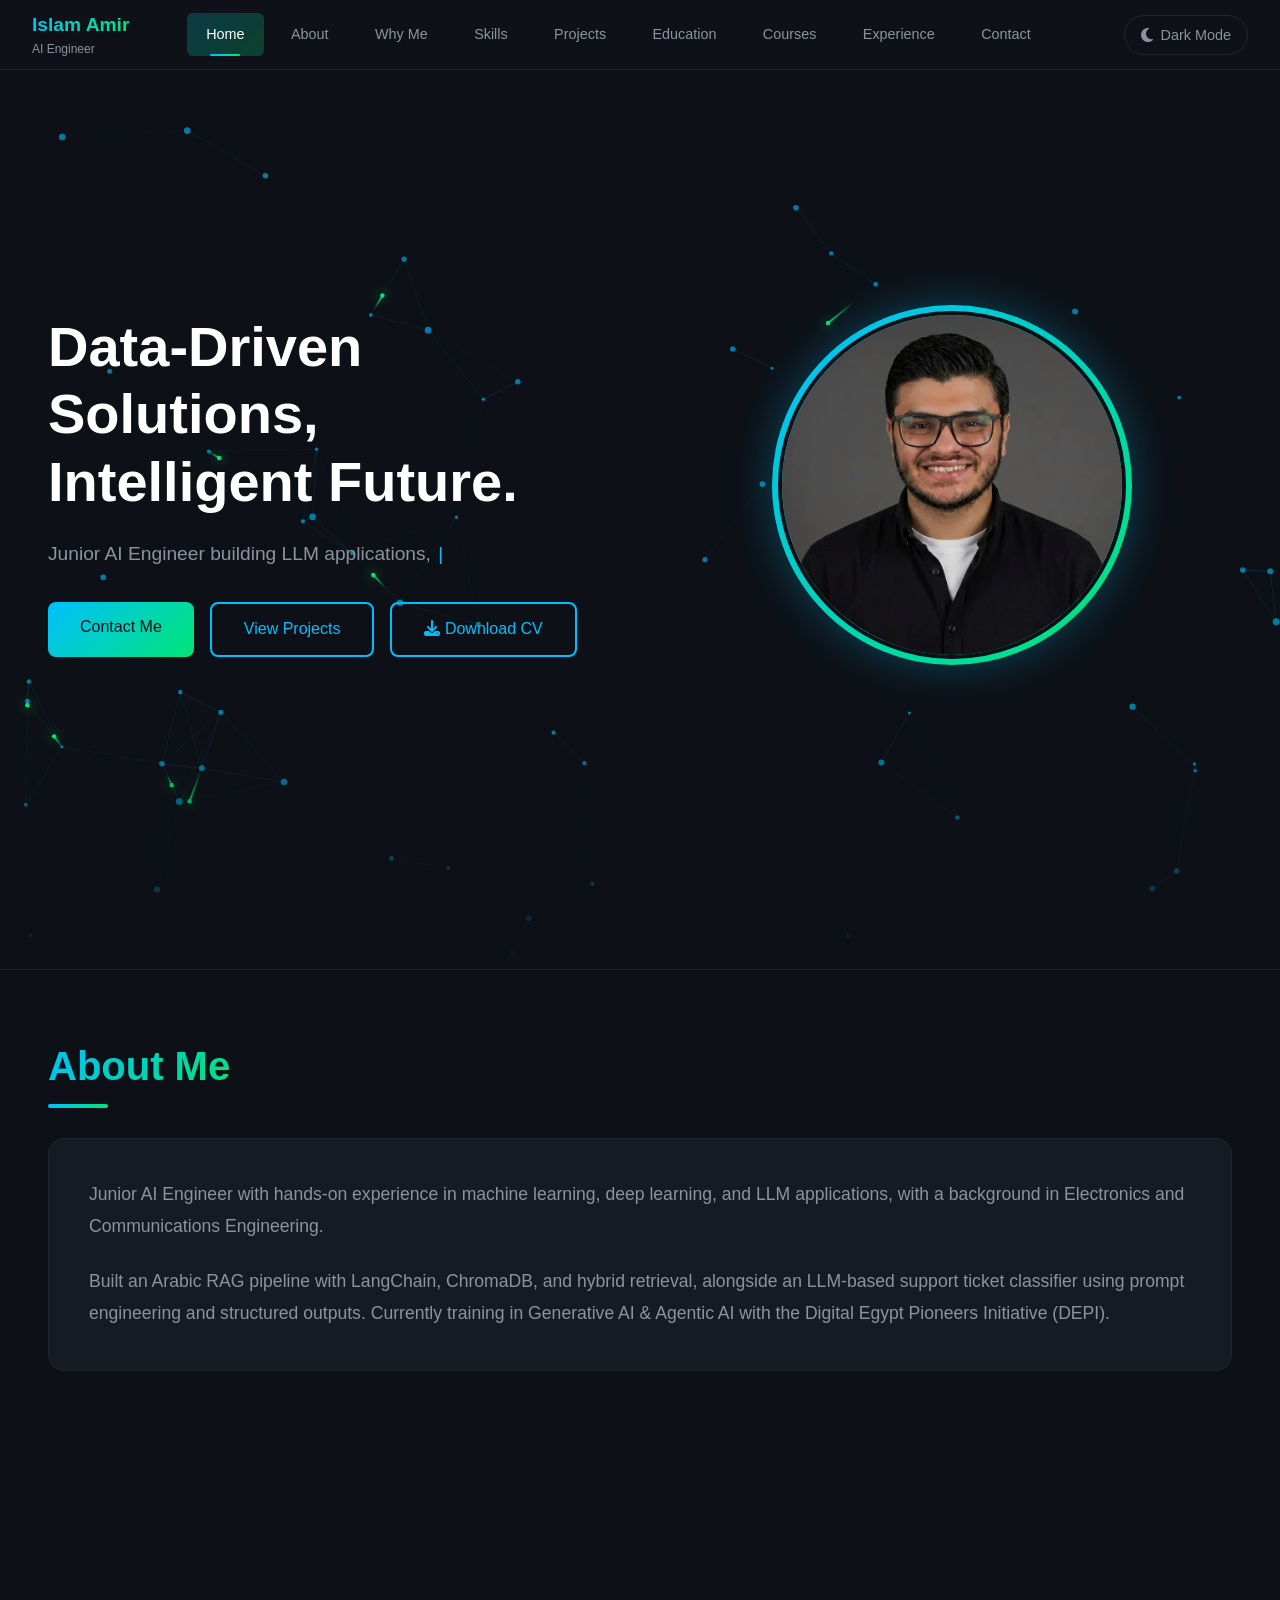
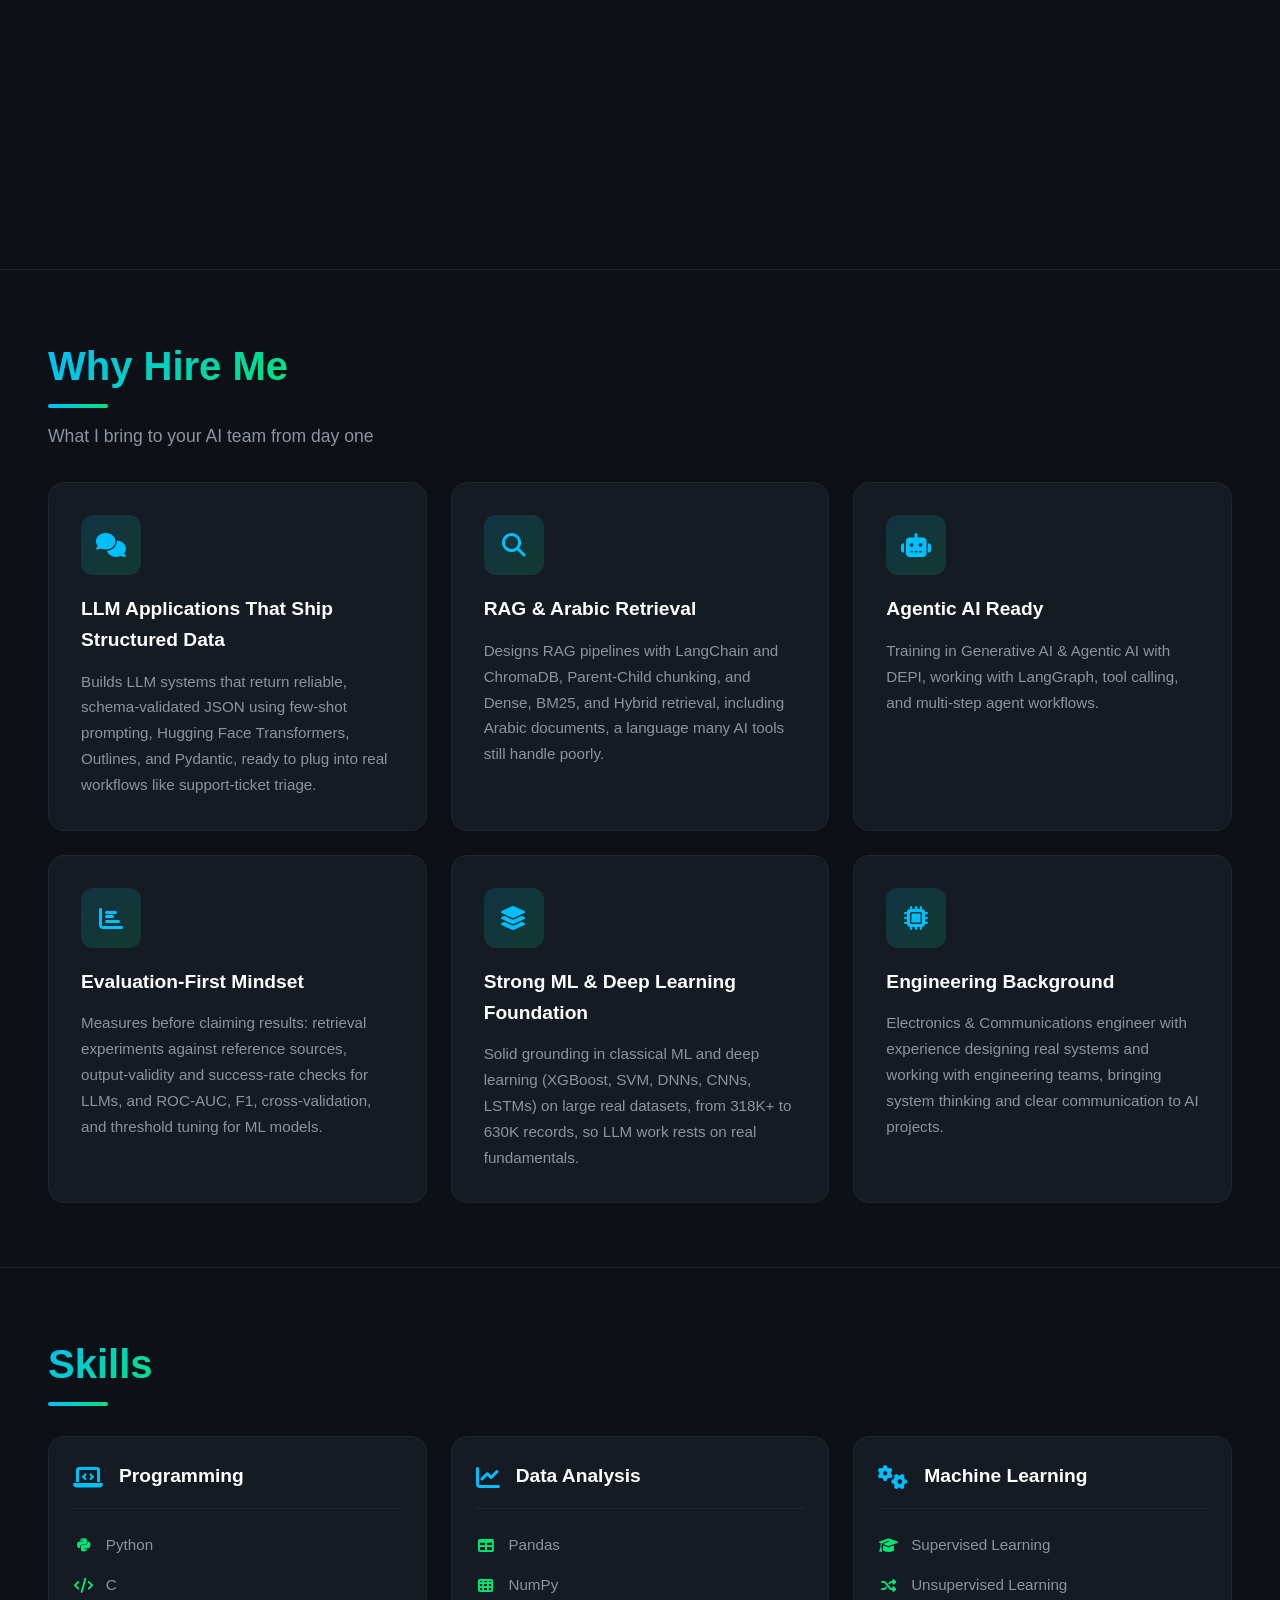
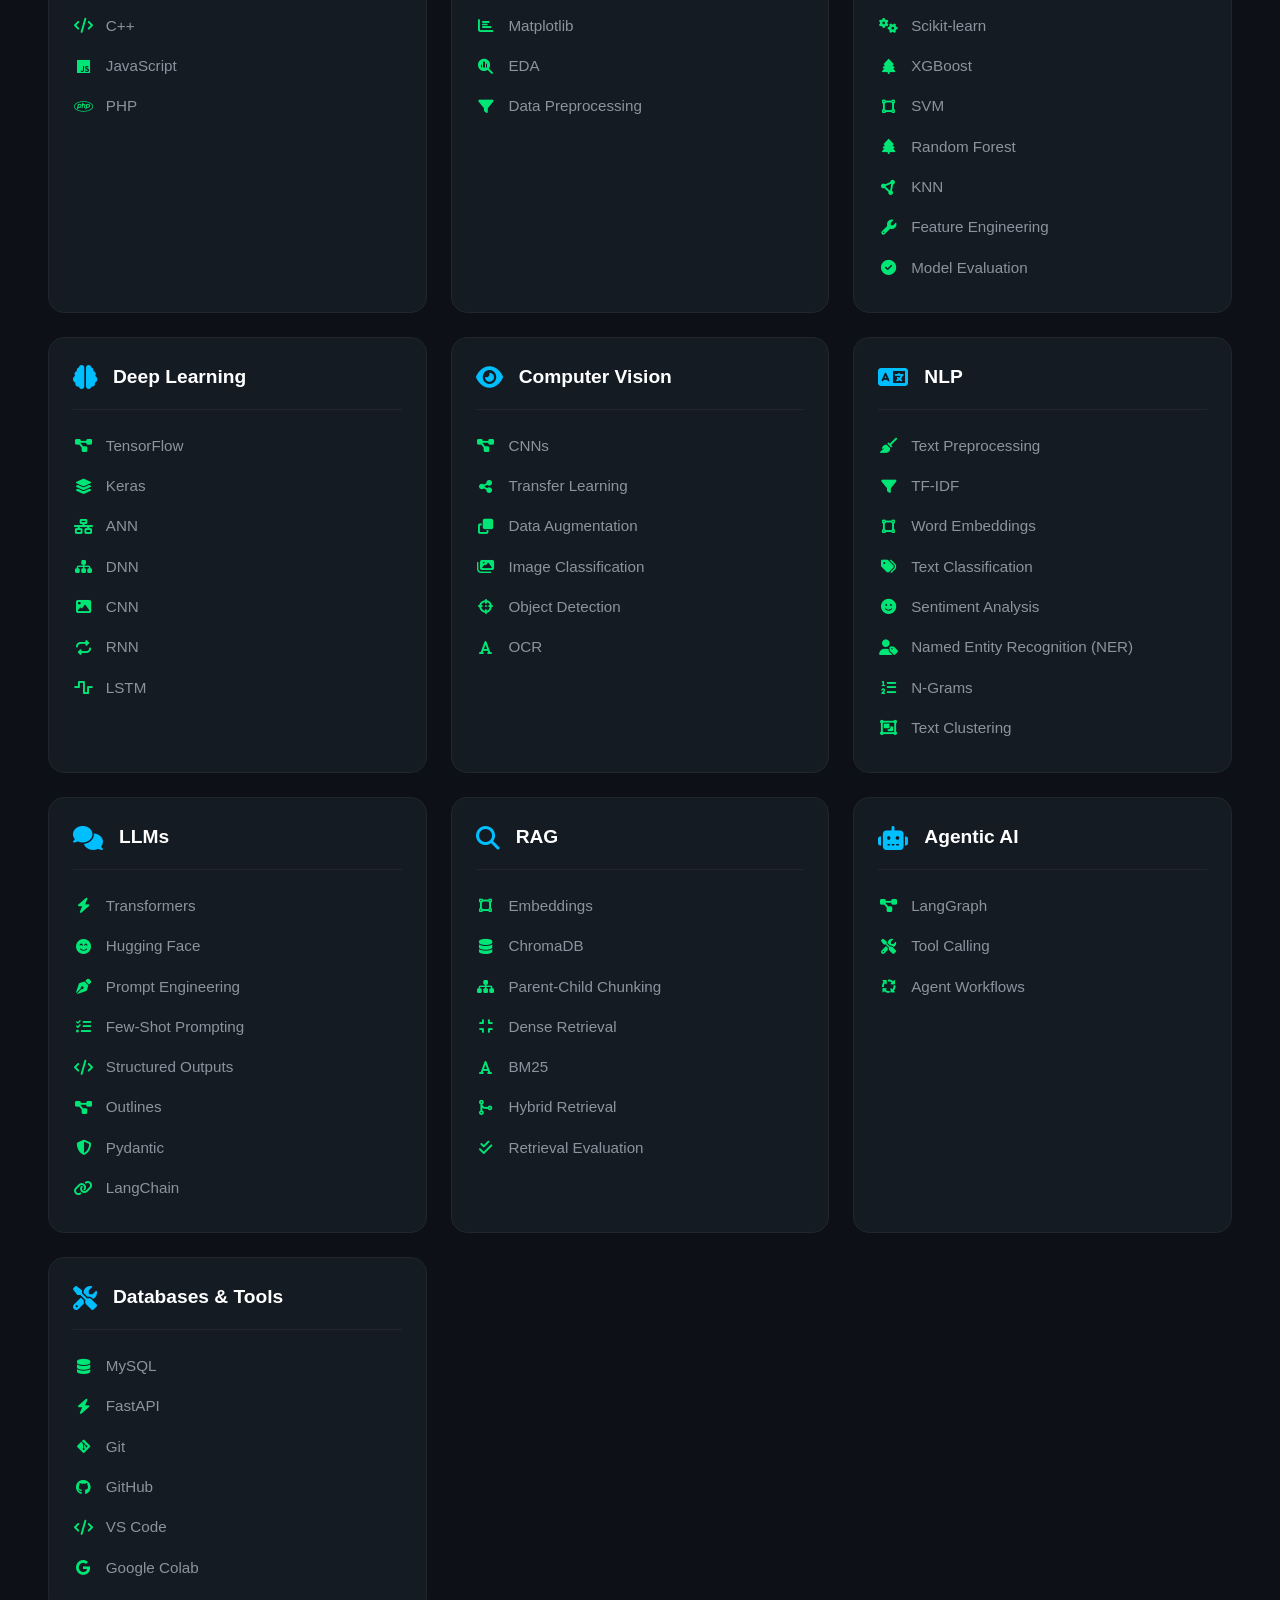
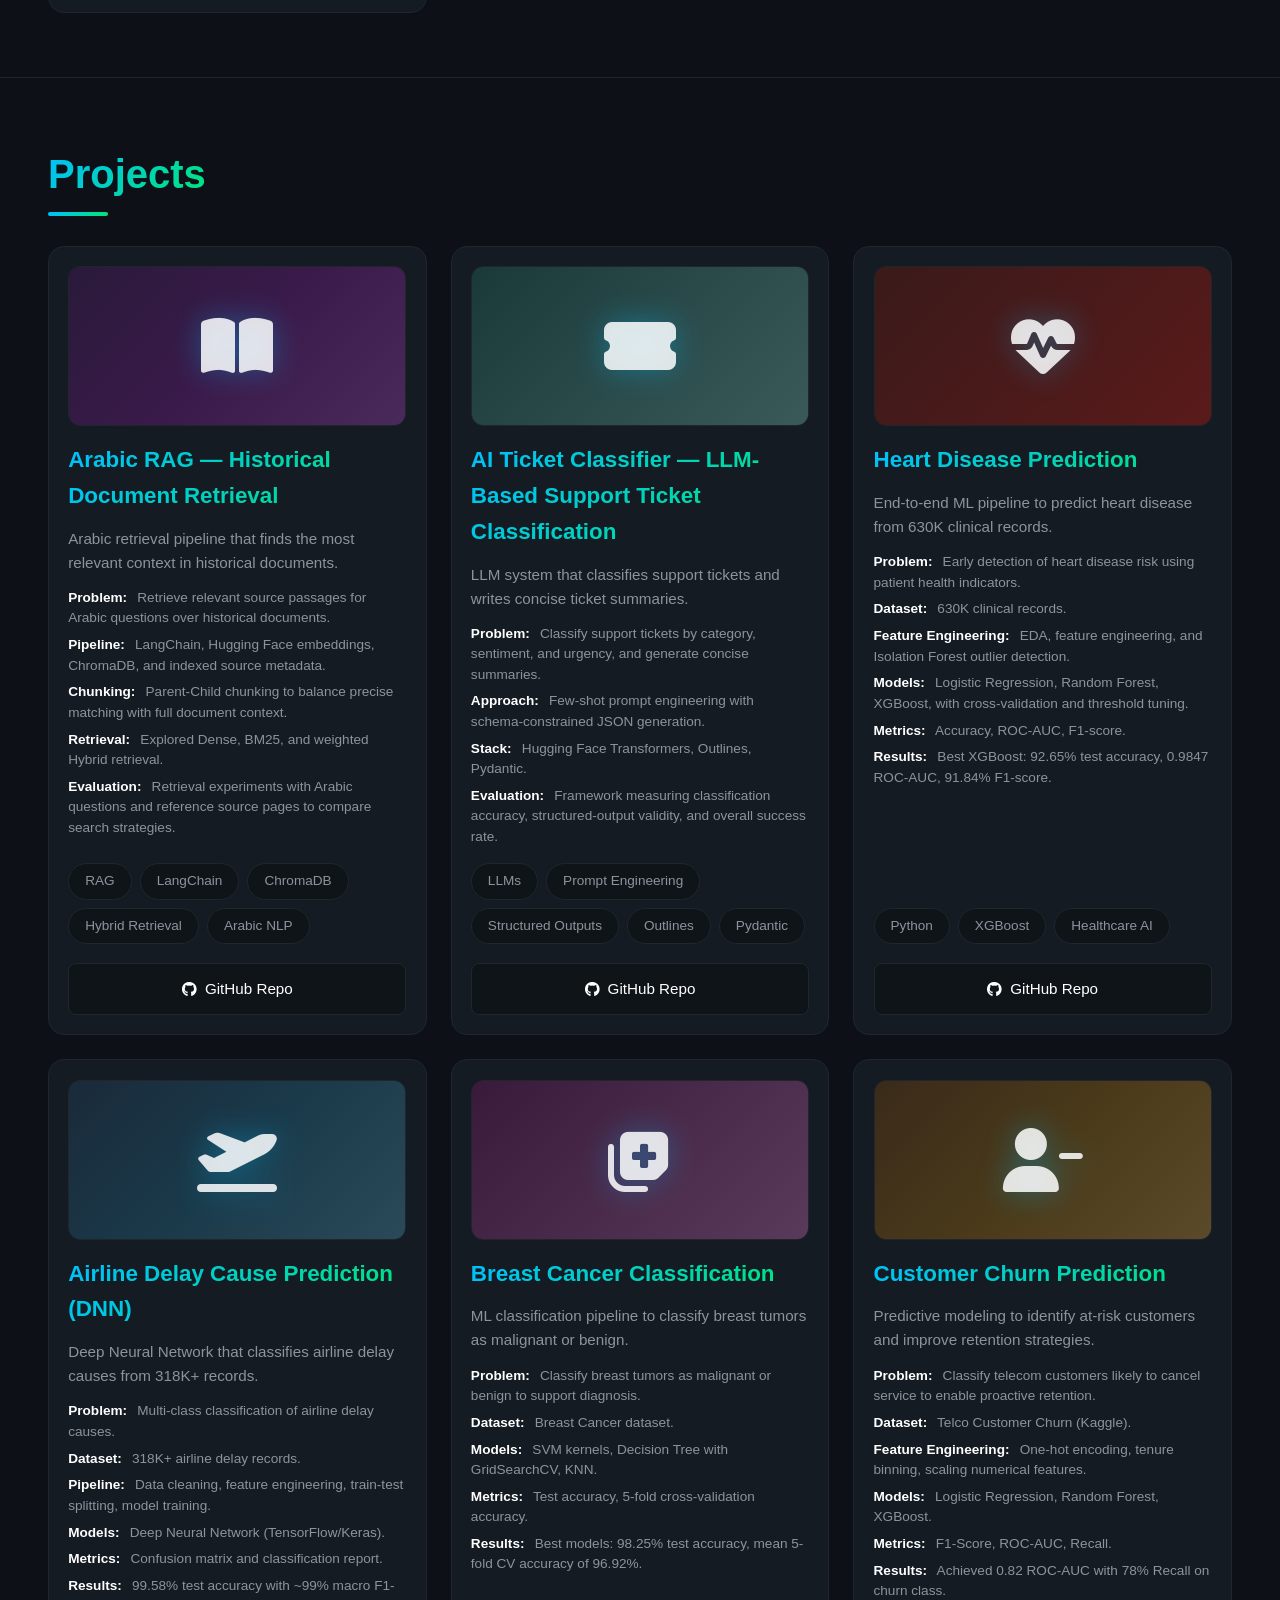
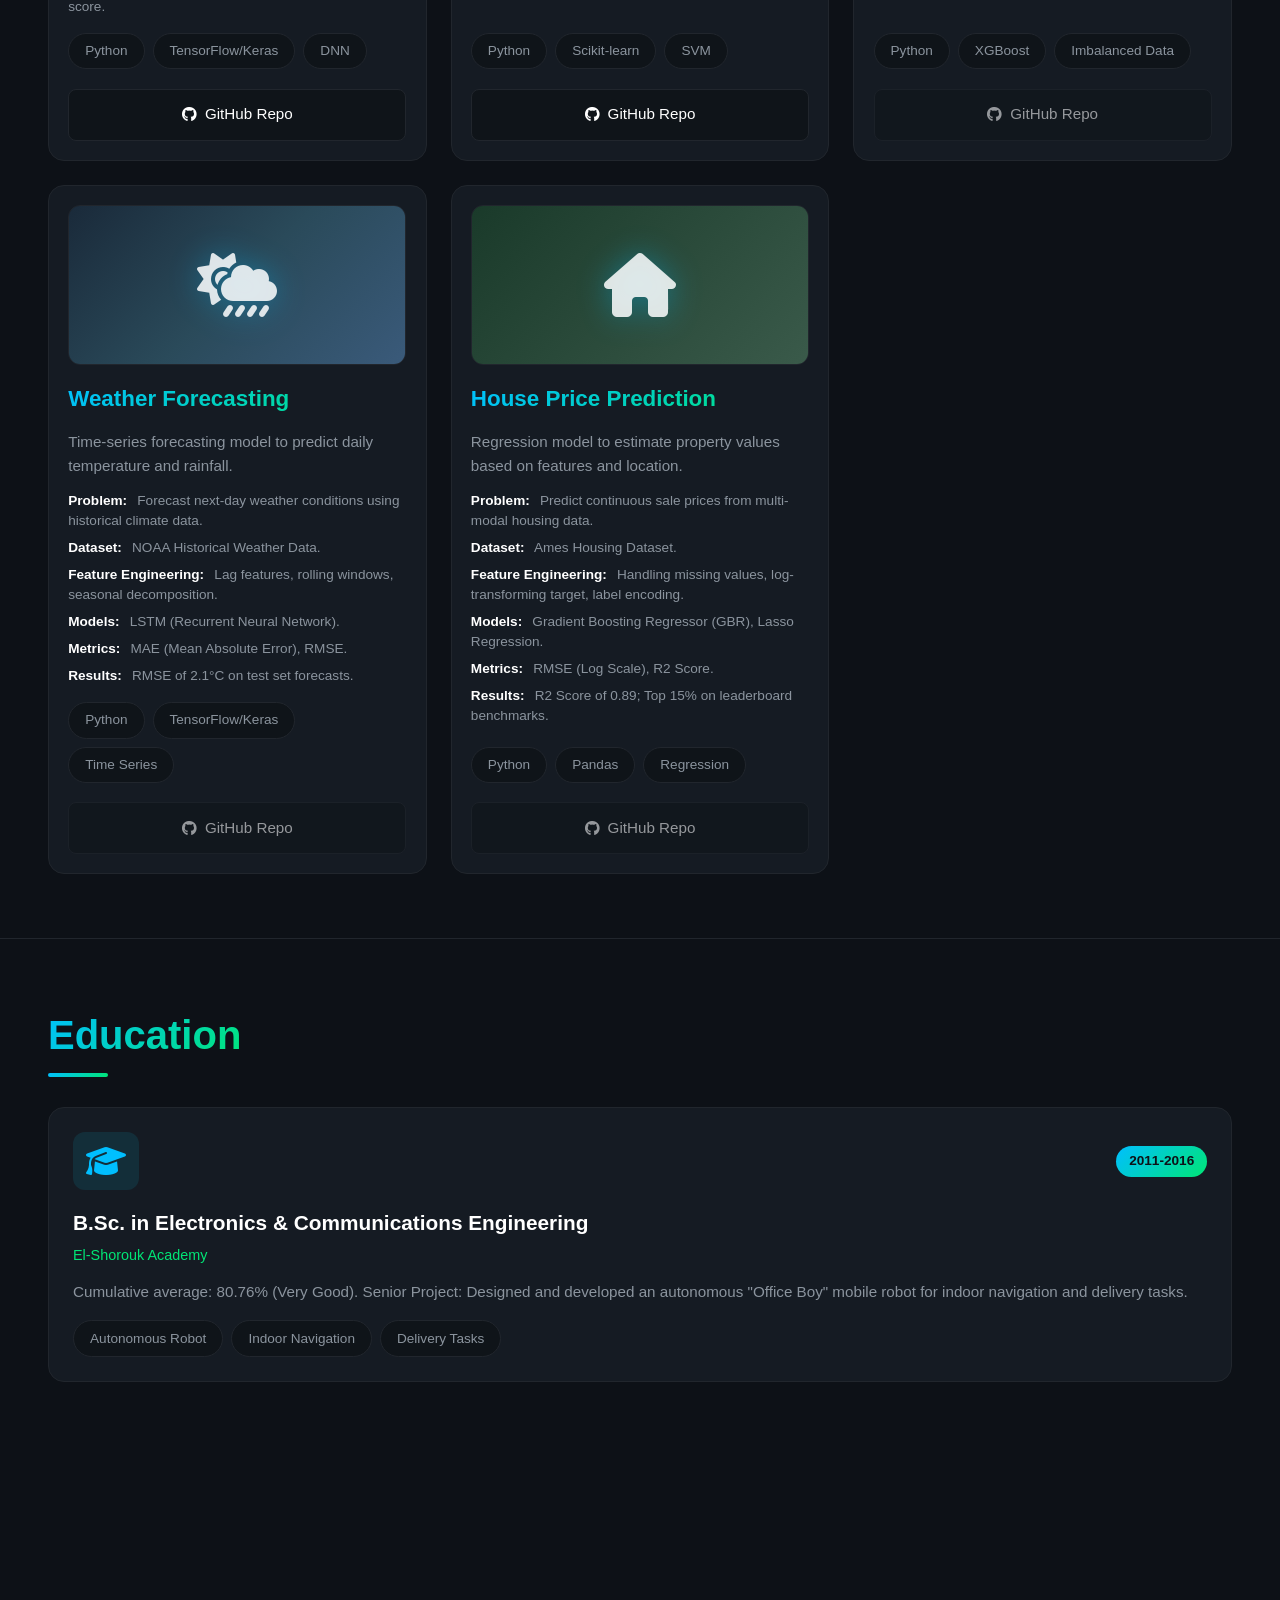
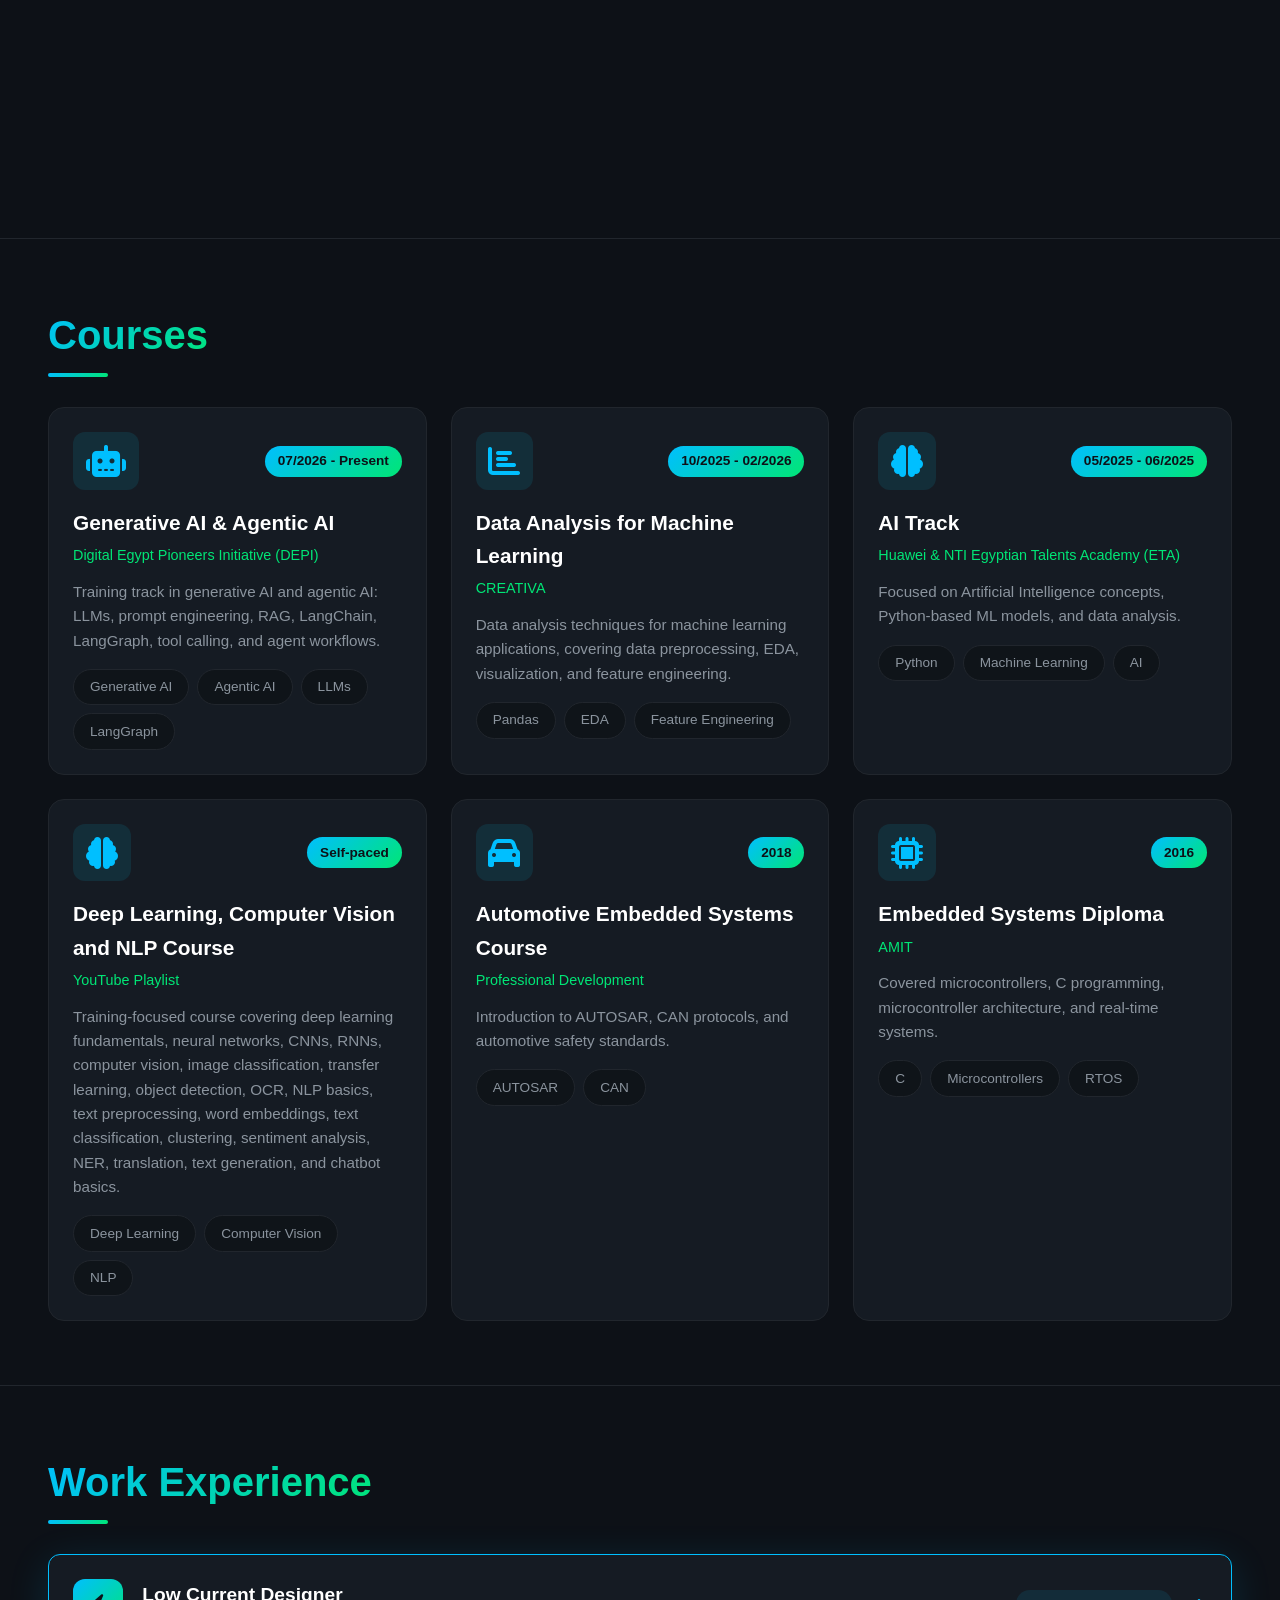
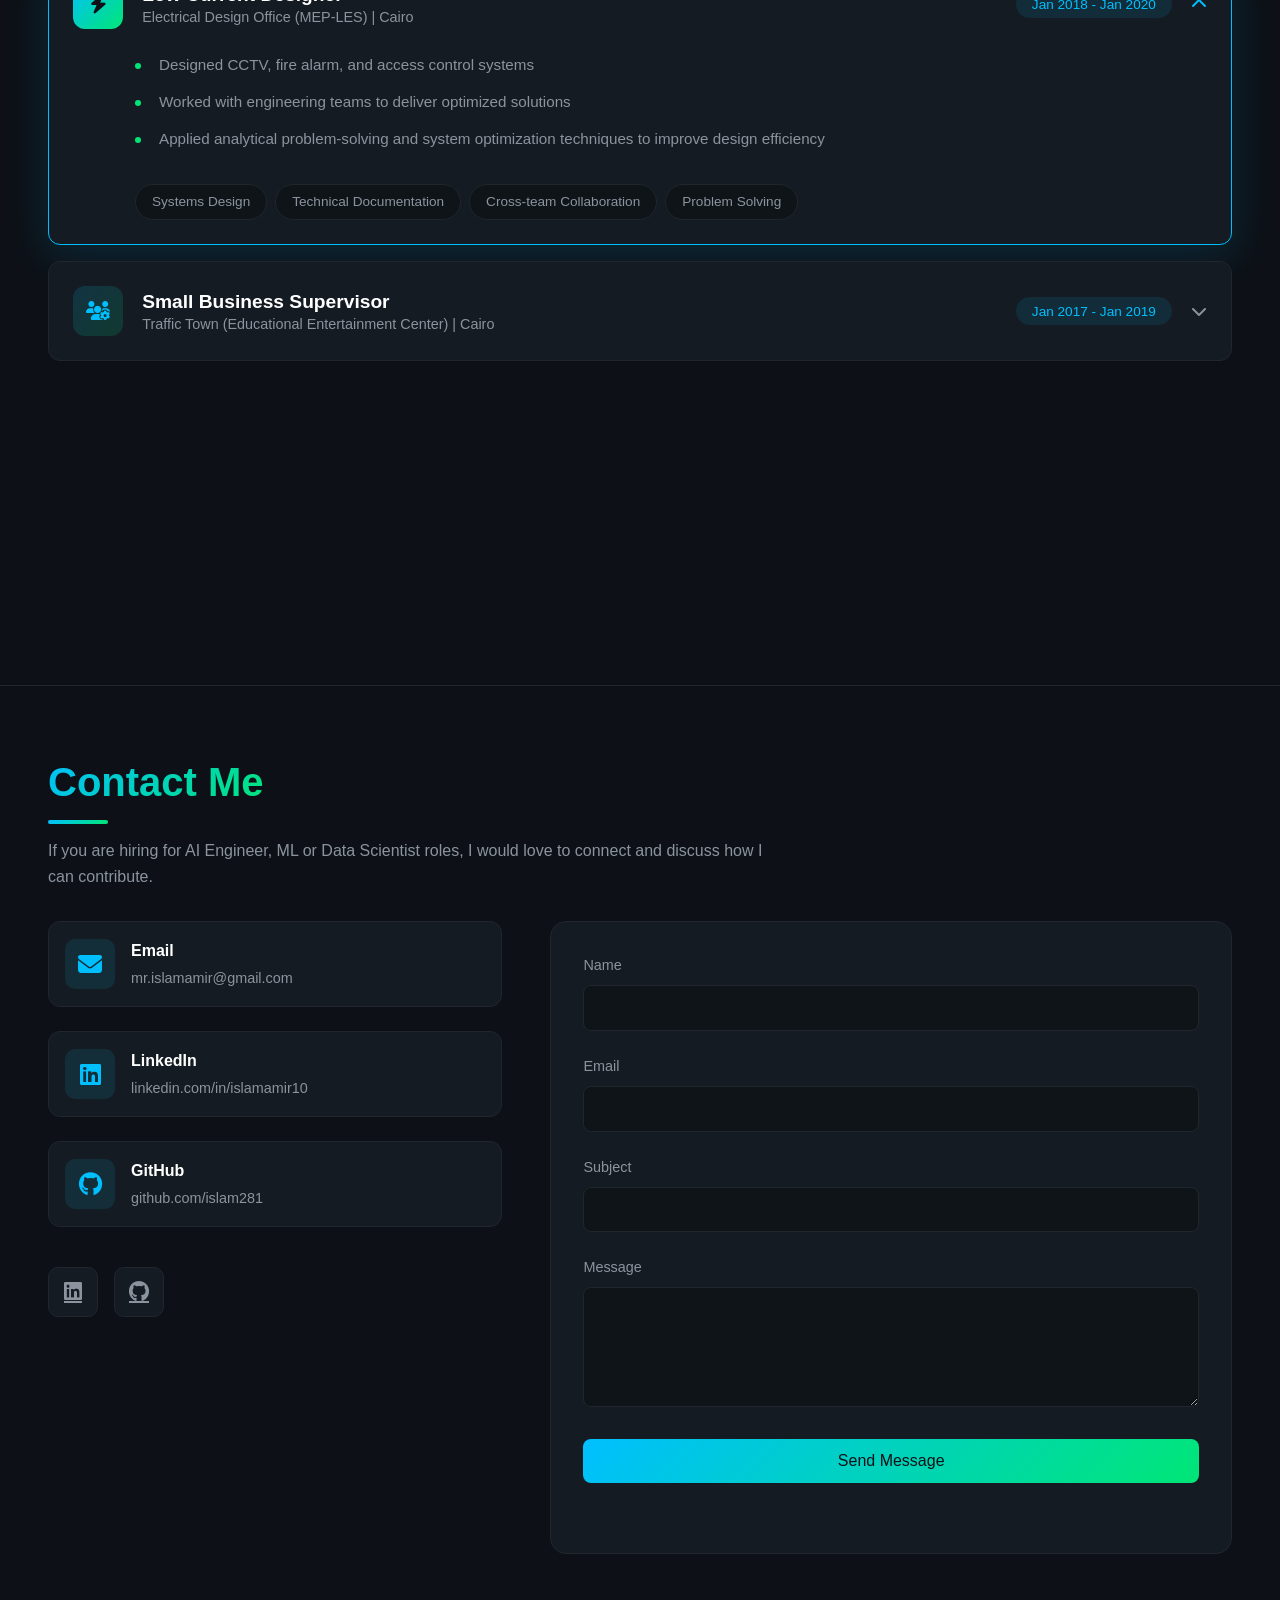
<file: index.html>
<!DOCTYPE html>
<html lang="en">
<head>
    <meta charset="UTF-8">
    <meta name="viewport" content="width=device-width, initial-scale=1.0">
    <title>Islam Amir - AI Engineer</title>
    <link rel="stylesheet" href="css/styles.css">
    <link rel="stylesheet" href="https://cdnjs.cloudflare.com/ajax/libs/font-awesome/6.4.0/css/all.min.css">
</head>
<body>
    <!-- Header -->
    <header class="header">
        <div class="header-container">
            <div class="logo">
                <div class="logo-text">
                    <h1 class="logo-name">Islam Amir</h1>
                    <p class="logo-title">AI Engineer</p>
                </div>
            </div>
            
            <nav class="nav">
                <a href="#home" class="nav-link active" data-section="home">Home</a>
                <a href="#about" class="nav-link" data-section="about">About</a>
                <a href="#usp" class="nav-link" data-section="usp">Why Me</a>
                <a href="#skills" class="nav-link" data-section="skills">Skills</a>
                <a href="#projects" class="nav-link" data-section="projects">Projects</a>
                <a href="#education" class="nav-link" data-section="education">Education</a>
                <a href="#courses" class="nav-link" data-section="courses">Courses</a>
                <a href="#experience" class="nav-link" data-section="experience">Experience</a>
                <a href="#contact" class="nav-link" data-section="contact">Contact</a>
            </nav>
            
            <button class="theme-toggle" id="themeToggle" aria-label="Toggle theme">
                <i class="fas fa-moon"></i>
                <span class="theme-text">Dark Mode</span>
            </button>
            
            <button class="menu-toggle" aria-label="Toggle menu">
                <i class="fas fa-bars"></i>
            </button>
        </div>
    </header>

    <!-- Main Content -->
    <main class="main-content">
        <!-- Home Section -->
        <section id="home" class="section active">
            <canvas class="neural-bg" id="neuralBg" aria-hidden="true"></canvas>
            <div class="home-content">
                <div class="home-text">
                    <h1 class="hero-title" id="hero-title">Data-Driven Solutions,<br>Intelligent Future.</h1>
                    <p class="hero-subtitle" id="hero-subtitle">Junior AI Engineer building LLM applications, Arabic RAG pipelines, and machine learning models.</p>
                    <div class="hero-buttons">
                        <a href="#contact" class="btn btn-primary">Contact Me</a>
                        <a href="#projects" class="btn btn-secondary">View Projects</a>
                        <a href="assets/cv.pdf" class="btn btn-secondary" download><i class="fas fa-download"></i> Download CV</a>
                    </div>
                </div>
                <div class="home-visual">
                    <div class="hero-photo-frame">
                        <img src="assets/profile-hero.jpg" alt="Islam Amir" class="hero-photo">
                    </div>
                </div>
            </div>
        </section>

        <!-- About Section -->
        <section id="about" class="section">
            <h2 class="section-title">About Me</h2>
            <div class="about-container" id="about-container">
                <div class="about-card">
                    <p>Junior AI Engineer with hands-on experience in machine learning, deep learning, and LLM applications, with a background in Electronics and Communications Engineering.</p>
                    <p>Built an Arabic RAG pipeline with LangChain, ChromaDB, and hybrid retrieval, alongside an LLM-based support ticket classifier using prompt engineering and structured outputs. Currently training in Generative AI &amp; Agentic AI with the Digital Egypt Pioneers Initiative (DEPI).</p>
                </div>
            </div>
        </section>

        <!-- USP Section - Why Hire Me -->
        <section id="usp" class="section">
            <h2 class="section-title">Why Hire Me</h2>
            <p class="section-subtitle">What I bring to your AI team from day one</p>
            <div class="usp-grid">
                <div class="usp-card">
                    <div class="usp-icon">
                        <i class="fas fa-comments"></i>
                    </div>
                    <h3 class="usp-title">LLM Applications That Ship Structured Data</h3>
                    <p class="usp-description">Builds LLM systems that return reliable, schema-validated JSON using few-shot prompting, Hugging Face Transformers, Outlines, and Pydantic, ready to plug into real workflows like support-ticket triage.</p>
                </div>
                
                <div class="usp-card">
                    <div class="usp-icon">
                        <i class="fas fa-magnifying-glass"></i>
                    </div>
                    <h3 class="usp-title">RAG &amp; Arabic Retrieval</h3>
                    <p class="usp-description">Designs RAG pipelines with LangChain and ChromaDB, Parent-Child chunking, and Dense, BM25, and Hybrid retrieval, including Arabic documents, a language many AI tools still handle poorly.</p>
                </div>
                
                <div class="usp-card">
                    <div class="usp-icon">
                        <i class="fas fa-robot"></i>
                    </div>
                    <h3 class="usp-title">Agentic AI Ready</h3>
                    <p class="usp-description">Training in Generative AI &amp; Agentic AI with DEPI, working with LangGraph, tool calling, and multi-step agent workflows.</p>
                </div>
                
                <div class="usp-card">
                    <div class="usp-icon">
                        <i class="fas fa-chart-bar"></i>
                    </div>
                    <h3 class="usp-title">Evaluation-First Mindset</h3>
                    <p class="usp-description">Measures before claiming results: retrieval experiments against reference sources, output-validity and success-rate checks for LLMs, and ROC-AUC, F1, cross-validation, and threshold tuning for ML models.</p>
                </div>
                
                <div class="usp-card">
                    <div class="usp-icon">
                        <i class="fas fa-layer-group"></i>
                    </div>
                    <h3 class="usp-title">Strong ML &amp; Deep Learning Foundation</h3>
                    <p class="usp-description">Solid grounding in classical ML and deep learning (XGBoost, SVM, DNNs, CNNs, LSTMs) on large real datasets, from 318K+ to 630K records, so LLM work rests on real fundamentals.</p>
                </div>
                
                <div class="usp-card">
                    <div class="usp-icon">
                        <i class="fas fa-microchip"></i>
                    </div>
                    <h3 class="usp-title">Engineering Background</h3>
                    <p class="usp-description">Electronics &amp; Communications engineer with experience designing real systems and working with engineering teams, bringing system thinking and clear communication to AI projects.</p>
                </div>
            </div>
        </section>

        <!-- Skills Section -->
        <section id="skills" class="section">
            <h2 class="section-title">Skills</h2>
            <div class="skills-grid" id="skills-container">
                <div class="skill-card">
                    <div class="skill-header">
                        <i class="fas fa-laptop-code skill-icon"></i>
                        <h3>Programming</h3>
                    </div>
                    <ul class="skill-list">
                        <li><i class="fab fa-python"></i> Python</li>
                        <li><i class="fas fa-robot"></i> Python for AI</li>
                        <li><i class="fab fa-js"></i> JavaScript</li>
                        <li><i class="fab fa-php"></i> PHP</li>
                        <li><i class="fas fa-code"></i> C</li>
                        <li><i class="fas fa-code"></i> C++</li>
                    </ul>
                </div>
                
                <div class="skill-card">
                    <div class="skill-header">
                        <i class="fas fa-chart-line skill-icon"></i>
                        <h3>Data Science</h3>
                    </div>
                    <ul class="skill-list">
                        <li><i class="fas fa-table"></i> Pandas</li>
                        <li><i class="fas fa-th"></i> NumPy</li>
                        <li><i class="fas fa-chart-bar"></i> Matplotlib</li>
                        <li><i class="fas fa-filter"></i> Data Preprocessing</li>
                        <li><i class="fas fa-chart-pie"></i> Visualization</li>
                    </ul>
                </div>
                
                <div class="skill-card">
                    <div class="skill-header">
                        <i class="fas fa-brain skill-icon"></i>
                        <h3>ML & AI</h3>
                    </div>
                    <ul class="skill-list">
                        <li><i class="fas fa-cogs"></i> Scikit-learn</li>
                        <li><i class="fas fa-brain"></i> Deep Learning</li>
                        <li><i class="fas fa-network-wired"></i> Neural Networks</li>
                        <li><i class="fas fa-sitemap"></i> Deep Neural Networks</li>
                        <li><i class="fas fa-project-diagram"></i> TensorFlow</li>
                        <li><i class="fas fa-layer-group"></i> Keras</li>
                    </ul>
                </div>

                <div class="skill-card">
                    <div class="skill-header">
                        <i class="fas fa-eye skill-icon"></i>
                        <h3>Computer Vision</h3>
                    </div>
                    <ul class="skill-list">
                        <li><i class="fas fa-eye"></i> Computer Vision</li>
                        <li><i class="fas fa-project-diagram"></i> Convolutional Neural Networks</li>
                        <li><i class="fas fa-image"></i> CNN</li>
                        <li><i class="fas fa-images"></i> Image Classification</li>
                        <li><i class="fas fa-share-nodes"></i> Transfer Learning</li>
                        <li><i class="fas fa-crosshairs"></i> Object Detection</li>
                        <li><i class="fas fa-font"></i> OCR</li>
                    </ul>
                </div>

                <div class="skill-card">
                    <div class="skill-header">
                        <i class="fas fa-language skill-icon"></i>
                        <h3>NLP & Text Processing</h3>
                    </div>
                    <ul class="skill-list">
                        <li><i class="fas fa-language"></i> Natural Language Processing</li>
                        <li><i class="fas fa-book-open"></i> NLP Basics</li>
                        <li><i class="fas fa-align-left"></i> Text Processing</li>
                        <li><i class="fas fa-download"></i> Text Scraping</li>
                        <li><i class="fas fa-filter"></i> Text Feature Extraction</li>
                        <li><i class="fas fa-broom"></i> Text Cleaning</li>
                        <li><i class="fas fa-ban"></i> Stop Words</li>
                        <li><i class="fas fa-code-branch"></i> Stemming</li>
                        <li><i class="fas fa-vector-square"></i> Word Embedding</li>
                        <li><i class="fas fa-tags"></i> Text Classification</li>
                        <li><i class="fas fa-face-smile"></i> Sentiment Analysis</li>
                    </ul>
                </div>

                <div class="skill-card">
                    <div class="skill-header">
                        <i class="fas fa-comments skill-icon"></i>
                        <h3>Advanced NLP Applications</h3>
                    </div>
                    <ul class="skill-list">
                        <li><i class="fas fa-wave-square"></i> RNN / LSTM</li>
                        <li><i class="fas fa-repeat"></i> Recurrent Neural Networks</li>
                        <li><i class="fas fa-object-group"></i> Clustering</li>
                        <li><i class="fas fa-layer-group"></i> Text Clustering</li>
                        <li><i class="fas fa-user-tag"></i> Named Entity Recognition (NER)</li>
                        <li><i class="fas fa-spell-check"></i> Word Semantics</li>
                        <li><i class="fas fa-list-ol"></i> N-Grams</li>
                        <li><i class="fas fa-chart-area"></i> Text Visualization</li>
                        <li><i class="fas fa-cloud"></i> WordCloud</li>
                        <li><i class="fas fa-language"></i> Translation</li>
                        <li><i class="fas fa-pen-nib"></i> Text Generation</li>
                        <li><i class="fas fa-comments"></i> Chatbot Basics</li>
                    </ul>
                </div>
                
                <div class="skill-card">
                    <div class="skill-header">
                        <i class="fas fa-network-wired skill-icon"></i>
                        <h3>Core Concepts</h3>
                    </div>
                    <ul class="skill-list">
                        <li><i class="fas fa-graduation-cap"></i> Supervised Learning</li>
                        <li><i class="fas fa-random"></i> Unsupervised Learning</li>
                        <li><i class="fas fa-vector-square"></i> SVM</li>
                        <li><i class="fas fa-wrench"></i> Feature Engineering</li>
                        <li><i class="fas fa-check-circle"></i> Model Training and Evaluation</li>
                    </ul>
                </div>
                
                <div class="skill-card">
                    <div class="skill-header">
                        <i class="fas fa-database skill-icon"></i>
                        <h3>Databases</h3>
                    </div>
                    <ul class="skill-list">
                        <li><i class="fas fa-database"></i> MySQL</li>
                    </ul>
                </div>
                
                <div class="skill-card">
                    <div class="skill-header">
                        <i class="fas fa-tools skill-icon"></i>
                        <h3>Tools & IDEs</h3>
                    </div>
                    <ul class="skill-list">
                        <li><i class="fas fa-code"></i> VS Code</li>
                        <li><i class="fas fa-edit"></i> Sublime Text</li>
                        <li><i class="fab fa-google"></i> Google Colab</li>
                    </ul>
                </div>
            </div>
        </section>

        <!-- Projects Section -->
        <section id="projects" class="section">
            <h2 class="section-title">Projects</h2>
            <div class="projects-grid" id="projects-container">
                <!-- Project 1: Customer Churn Prediction -->
                <div class="project-card">
                    <div class="project-thumbnail">
                        <div class="thumbnail-placeholder churn">
                            <i class="fas fa-user-minus project-icon"></i>
                        </div>
                    </div>
                    <h3 class="project-title">Customer Churn Prediction</h3>
                    <div class="project-description">
                        <p class="project-summary">Predictive modeling to identify at-risk customers and improve retention strategies.</p>
                        <ul class="project-details">
                            <li><span class="detail-label">Problem:</span> Classify telecom customers likely to cancel service to enable proactive retention.</li>
                            <li><span class="detail-label">Dataset:</span> Telco Customer Churn (Kaggle).</li>
                            <li><span class="detail-label">Feature Engineering:</span> One-hot encoding, tenure binning, scaling numerical features.</li>
                            <li><span class="detail-label">Models:</span> Logistic Regression, Random Forest, XGBoost.</li>
                            <li><span class="detail-label">Metrics:</span> F1-Score, ROC-AUC, Recall.</li>
                            <li><span class="detail-label">Results:</span> Achieved 0.82 ROC-AUC with 78% Recall on churn class.</li>
                        </ul>
                    </div>
                    <div class="project-tags">
                        <span class="tag">Python</span>
                        <span class="tag">XGBoost</span>
                        <span class="tag">Imbalanced Data</span>
                    </div>
                    <div class="project-links">
                        <a href="#" class="btn-code btn-disabled" aria-disabled="true"><i class="fab fa-github"></i> GitHub Repo</a>
                    </div>
                </div>

                <!-- Project 2: Weather Prediction -->
                <div class="project-card">
                    <div class="project-thumbnail">
                        <div class="thumbnail-placeholder weather">
                            <i class="fas fa-cloud-sun-rain project-icon"></i>
                        </div>
                    </div>
                    <h3 class="project-title">Weather Forecasting</h3>
                    <div class="project-description">
                        <p class="project-summary">Time-series forecasting model to predict daily temperature and rainfall.</p>
                        <ul class="project-details">
                            <li><span class="detail-label">Problem:</span> Forecast next-day weather conditions using historical climate data.</li>
                            <li><span class="detail-label">Dataset:</span> NOAA Historical Weather Data.</li>
                            <li><span class="detail-label">Feature Engineering:</span> Lag features, rolling windows, seasonal decomposition.</li>
                            <li><span class="detail-label">Models:</span> LSTM (Recurrent Neural Network).</li>
                            <li><span class="detail-label">Metrics:</span> MAE (Mean Absolute Error), RMSE.</li>
                            <li><span class="detail-label">Results:</span> RMSE of 2.1°C on test set forecasts.</li>
                        </ul>
                    </div>
                    <div class="project-tags">
                        <span class="tag">Python</span>
                        <span class="tag">TensorFlow/Keras</span>
                        <span class="tag">Time Series</span>
                    </div>
                    <div class="project-links">
                        <a href="#" class="btn-code btn-disabled" aria-disabled="true"><i class="fab fa-github"></i> GitHub Repo</a>
                    </div>
                </div>

                <!-- Project 3: Breast Cancer Classification -->
                <div class="project-card">
                    <div class="project-thumbnail">
                        <div class="thumbnail-placeholder medical">
                            <i class="fas fa-notes-medical project-icon"></i>
                        </div>
                    </div>
                    <h3 class="project-title">Breast Cancer Classification</h3>
                    <div class="project-description">
                        <p class="project-summary">Diagnostic support tool to classify tumor biopsies as benign or malignant.</p>
                        <ul class="project-details">
                            <li><span class="detail-label">Problem:</span> Accurately classify cell nuclei features to assist medical diagnosis.</li>
                            <li><span class="detail-label">Dataset:</span> UCI Breast Cancer Wisconsin (Diagnostic).</li>
                            <li><span class="detail-label">Feature Engineering:</span> Standardization, correlation analysis for feature selection.</li>
                            <li><span class="detail-label">Models:</span> SVM (Support Vector Machine), k-NN.</li>
                            <li><span class="detail-label">Metrics:</span> Accuracy, Sensitivity (Recall), Precision.</li>
                            <li><span class="detail-label">Results:</span> 97% Accuracy with 98% Sensitivity (minimizing false negatives).</li>
                        </ul>
                    </div>
                    <div class="project-tags">
                        <span class="tag">Python</span>
                        <span class="tag">Scikit-learn</span>
                        <span class="tag">SVM</span>
                    </div>
                    <div class="project-links">
                        <a href="#" class="btn-code btn-disabled" aria-disabled="true"><i class="fab fa-github"></i> GitHub Repo</a>
                    </div>
                </div>

                <!-- Project 4: House Price Prediction -->
                <div class="project-card">
                    <div class="project-thumbnail">
                        <div class="thumbnail-placeholder house">
                            <i class="fas fa-home project-icon"></i>
                        </div>
                    </div>
                    <h3 class="project-title">House Price Prediction</h3>
                    <div class="project-description">
                        <p class="project-summary">Regression model to estimate property values based on features and location.</p>
                        <ul class="project-details">
                            <li><span class="detail-label">Problem:</span> Predict continuous sale prices from multi-modal housing data.</li>
                            <li><span class="detail-label">Dataset:</span> Ames Housing Dataset.</li>
                            <li><span class="detail-label">Feature Engineering:</span> Handling missing values, log-transforming target, label encoding.</li>
                            <li><span class="detail-label">Models:</span> Gradient Boosting Regressor (GBR), Lasso Regression.</li>
                            <li><span class="detail-label">Metrics:</span> RMSE (Log Scale), R2 Score.</li>
                            <li><span class="detail-label">Results:</span> R2 Score of 0.89; Top 15% on leaderboard benchmarks.</li>
                        </ul>
                    </div>
                    <div class="project-tags">
                        <span class="tag">Python</span>
                        <span class="tag">Pandas</span>
                        <span class="tag">Regression</span>
                    </div>
                    <div class="project-links">
                        <a href="#" class="btn-code btn-disabled" aria-disabled="true"><i class="fab fa-github"></i> GitHub Repo</a>
                    </div>
                </div>

                <!-- Project 5: Heart Disease Prediction -->
                <div class="project-card">
                    <div class="project-thumbnail">
                        <div class="thumbnail-placeholder heart">
                            <i class="fas fa-heartbeat project-icon"></i>
                        </div>
                    </div>
                    <h3 class="project-title">Heart Disease Prediction</h3>
                    <div class="project-description">
                        <p class="project-summary">Risk assessment model to predict presence of heart disease from clinical metrics.</p>
                        <ul class="project-details">
                            <li><span class="detail-label">Problem:</span> Early detection of heart disease risk using patient health indicators.</li>
                            <li><span class="detail-label">Dataset:</span> Cleveland Heart Disease Dataset (UCI).</li>
                            <li><span class="detail-label">Feature Engineering:</span> Feature scaling, categorical encoding (CP, Thal).</li>
                            <li><span class="detail-label">Models:</span> Logistic Regression, Decision Tree.</li>
                            <li><span class="detail-label">Metrics:</span> Accuracy, Confusion Matrix.</li>
                            <li><span class="detail-label">Results:</span> 85% Accuracy on test set with balanced precision/recall.</li>
                        </ul>
                    </div>
                    <div class="project-tags">
                        <span class="tag">Python</span>
                        <span class="tag">Scikit-learn</span>
                        <span class="tag">Healthcare AI</span>
                    </div>
                    <div class="project-links">
                        <a href="#" class="btn-code btn-disabled" aria-disabled="true"><i class="fab fa-github"></i> GitHub Repo</a>
                    </div>
                </div>
            </div>
        </section>

        <!-- Education Section -->
        <section id="education" class="section">
            <h2 class="section-title">Education</h2>
            <div class="courses-grid" id="education-container">
                <div class="course-card">
                    <div class="course-header">
                        <i class="fas fa-graduation-cap course-icon"></i>
                        <span class="course-year">2011-2016</span>
                    </div>
                    <h3 class="course-title">B.Sc. in Electronics & Communications Engineering</h3>
                    <p class="course-org">El-Shorouk Academy</p>
                    <p class="course-description">Cumulative average: 80.76% (Very Good). Senior Project: Designed and developed an autonomous "Office Boy" mobile robot for indoor navigation and delivery tasks.</p>
                    <div class="course-tags">
                        <span class="tag">Autonomous Robot</span>
                        <span class="tag">Indoor Navigation</span>
                        <span class="tag">Delivery Tasks</span>
                    </div>
                </div>
            </div>
        </section>

        <!-- Courses Section -->
        <section id="courses" class="section">
            <h2 class="section-title">Courses</h2>
            <div class="courses-grid" id="courses-container">
                <div class="course-card">
                    <div class="course-header">
                        <i class="fas fa-brain course-icon"></i>
                        <span class="course-year">Self-paced</span>
                    </div>
                    <h3 class="course-title">Deep Learning, Computer Vision and NLP Course</h3>
                    <p class="course-org">YouTube Playlist</p>
                    <p class="course-description">Training-focused course covering deep learning fundamentals, neural networks, CNNs, RNNs, computer vision, image classification, transfer learning, object detection, OCR, NLP basics, text preprocessing, word embeddings, text classification, clustering, sentiment analysis, NER, translation, text generation, and chatbot basics.</p>
                    <div class="course-tags">
                        <span class="tag">Deep Learning</span>
                        <span class="tag">Computer Vision</span>
                        <span class="tag">NLP</span>
                        <span class="tag">Transfer Learning</span>
                        <span class="tag">Object Detection</span>
                        <span class="tag">OCR</span>
                        <span class="tag">Text Classification</span>
                        <span class="tag">Chatbot Basics</span>
                    </div>
                </div>

                <div class="course-card">
                    <div class="course-header">
                        <i class="fas fa-chart-bar course-icon"></i>
                        <span class="course-year">2026</span>
                    </div>
                    <h3 class="course-title">Data Analysis for Machine Learning</h3>
                    <p class="course-org">ILANCE</p>
                    <p class="course-description">Comprehensive data analysis techniques for machine learning applications, covering data preprocessing, visualization, and feature engineering.</p>
                    <div class="course-tags">
                        <span class="tag">Data Analysis</span>
                        <span class="tag">Machine Learning</span>
                        <span class="tag">Python</span>
                        <span class="tag">Feature Engineering</span>
                    </div>
                </div>

                <div class="course-card">
                    <div class="course-header">
                        <i class="fas fa-brain course-icon"></i>
                        <span class="course-year">2025</span>
                    </div>
                    <h3 class="course-title">AI Track</h3>
                    <p class="course-org">Huawei & NTI Egyptian Talents Academy (ETA)</p>
                    <p class="course-description">Focused on Artificial Intelligence concepts, Python-based ML models, and data analysis.</p>
                    <div class="course-tags">
                        <span class="tag">AI</span>
                        <span class="tag">Machine Learning</span>
                        <span class="tag">Python</span>
                        <span class="tag">Data Analysis</span>
                    </div>
                </div>

                <div class="course-card">
                    <div class="course-header">
                        <i class="fas fa-car course-icon"></i>
                        <span class="course-year">2018</span>
                    </div>
                    <h3 class="course-title">Automotive Embedded Systems Course</h3>
                    <p class="course-org">Professional Development</p>
                    <p class="course-description">Introduction to AUTOSAR, CAN protocols, and automotive safety standards.</p>
                    <div class="course-tags">
                        <span class="tag">AUTOSAR</span>
                        <span class="tag">CAN Protocol</span>
                        <span class="tag">Automotive</span>
                        <span class="tag">Safety Standards</span>
                    </div>
                </div>

                <div class="course-card">
                    <div class="course-header">
                        <i class="fas fa-microchip course-icon"></i>
                        <span class="course-year">2016</span>
                    </div>
                    <h3 class="course-title">Embedded Systems Diploma</h3>
                    <p class="course-org">AMIT</p>
                    <p class="course-description">Covered microcontrollers, C programming, microcontroller architecture, and real-time systems.</p>
                    <div class="course-tags">
                        <span class="tag">Embedded Systems</span>
                        <span class="tag">C Programming</span>
                        <span class="tag">Microcontrollers</span>
                        <span class="tag">Real-time Systems</span>
                    </div>
                </div>
            </div>
        </section>

        <!-- Work Experience Section -->
        <section id="experience" class="section">
            <h2 class="section-title">Work Experience</h2>
            <div class="experience-accordion" id="experience-container">
                <div class="accordion-item">
                    <button class="accordion-header">
                        <div class="accordion-icon">
                            <i class="fas fa-bolt"></i>
                        </div>
                        <div class="accordion-info">
                            <h3 class="accordion-title">Low Current Designer</h3>
                            <p class="accordion-company">Electrical Design Office (MEP-LES) | Cairo</p>
                        </div>
                        <span class="accordion-duration">Oct 2018 - Mar 2020</span>
                        <i class="fas fa-chevron-down accordion-arrow"></i>
                    </button>
                    <div class="accordion-content">
                        <ul class="experience-list">
                            <li>Designed and implemented low-current electrical systems including CCTV, fire alarm, and access control infrastructure</li>
                            <li>Collaborated cross-functionally with engineering teams on project design, planning, and implementation</li>
                            <li>Applied analytical problem-solving and system optimization techniques to improve design efficiency</li>
                        </ul>
                        <div class="experience-skills">
                            <span class="tag">Systems Design</span>
                            <span class="tag">Technical Documentation</span>
                            <span class="tag">Cross-team Collaboration</span>
                            <span class="tag">Problem Solving</span>
                        </div>
                    </div>
                </div>
                
                <div class="accordion-item">
                    <button class="accordion-header">
                        <div class="accordion-icon">
                            <i class="fas fa-users-cog"></i>
                        </div>
                        <div class="accordion-info">
                            <h3 class="accordion-title">Small Business Supervisor</h3>
                            <p class="accordion-company">Traffic Town (Educational Entertainment Center) | Cairo</p>
                        </div>
                        <span class="accordion-duration">Full-time</span>
                        <i class="fas fa-chevron-down accordion-arrow"></i>
                    </button>
                    <div class="accordion-content">
                        <ul class="experience-list">
                            <li>Managed end-to-end daily operations including staff coordination and customer service delivery</li>
                            <li>Designed and delivered interactive training sessions on traffic rules and safety concepts</li>
                            <li>Trained and mentored junior staff members to improve operational efficiency and service quality</li>
                        </ul>
                        <div class="experience-skills">
                            <span class="tag">Operations Management</span>
                            <span class="tag">Training & Communication</span>
                            <span class="tag">Team Leadership</span>
                        </div>
                    </div>
                </div>
            </div>
        </section>

        <!-- Contact Section -->
        <section id="contact" class="section">
            <h2 class="section-title">Contact Me</h2>
            <p class="contact-intro">If you are hiring for AI Engineer, ML or Data Scientist roles, I would love to connect and discuss how I can contribute.</p>
            <div class="contact-container">
                <div class="contact-info">
                    <div class="contact-item">
                        <i class="fas fa-envelope"></i>
                        <div>
                            <h4>Email</h4>
                            <p>mr.islamamir@gmail.com</p>
                        </div>
                    </div>
                    <div class="contact-item">
                        <i class="fab fa-linkedin"></i>
                        <div>
                            <h4>LinkedIn</h4>
                            <p><a href="https://www.linkedin.com/in/islamamir10" target="_blank" rel="noopener">linkedin.com/in/islamamir10</a></p>
                        </div>
                    </div>
                    <div class="contact-item">
                        <i class="fab fa-github"></i>
                        <div>
                            <h4>GitHub</h4>
                            <p><a href="https://github.com/islam281" target="_blank" rel="noopener">github.com/islam281</a></p>
                        </div>
                    </div>
                    <div class="social-links">
                        <a href="https://www.linkedin.com/in/islamamir10" target="_blank" class="social-link"><i class="fab fa-linkedin"></i></a>
                        <a href="https://github.com/islam281" target="_blank" class="social-link"><i class="fab fa-github"></i></a>
                    </div>
                </div>
                
                <form class="contact-form" action="https://formsubmit.co/mr.islamamir@gmail.com" method="POST" data-ajax-action="https://formsubmit.co/ajax/mr.islamamir@gmail.com" data-fallback-email="mr.islamamir@gmail.com">
                    <input type="hidden" name="_subject" value="New portfolio message">
                    <input type="hidden" name="_template" value="table">
                    <input type="hidden" name="_captcha" value="false">
                    <div class="form-group">
                        <label for="name">Name</label>
                        <input type="text" id="name" name="name" required>
                    </div>
                    <div class="form-group">
                        <label for="email">Email</label>
                        <input type="email" id="email" name="email" required>
                    </div>
                    <div class="form-group">
                        <label for="subject">Subject</label>
                        <input type="text" id="subject" name="subject" required>
                    </div>
                    <div class="form-group">
                        <label for="message">Message</label>
                        <textarea id="message" name="message" rows="5" required></textarea>
                    </div>
                    <button type="submit" class="btn btn-primary">Send Message</button>
                    <div class="form-status" aria-live="polite"></div>
                </form>
            </div>
        </section>
    </main>

    <script src="js/data.js"></script>
    <script src="js/main.js"></script>
</body>
</html>
</file>
<file: css/styles.css>
/* ===== CSS Variables ===== */
:root {
    /* Default Dark Mode */
    --bg-primary: #0d1117;
    --bg-secondary: #0f1419;
    --bg-card: #151b23;
    --bg-card-hover: #1c232d;
    --text-primary: #ffffff;
    --text-secondary: #8b949e;
    --accent-cyan: #00bfff;
    --accent-green: #00e676;
    --accent-gradient: linear-gradient(135deg, var(--accent-cyan), var(--accent-green));
    --border-color: #21262d;
    --header-height: 70px;
    --transition: all 0.3s ease;
    --glow-cyan: rgba(0, 191, 255, 0.4);
    --glow-green: rgba(0, 230, 118, 0.4);
    --shadow-card: 0 10px 40px rgba(0, 0, 0, 0.2);
    --glass-bg: rgba(15, 20, 25, 0.95);
}

/* Light Mode Overrides */
[data-theme="light"] {
    /* Backgrounds - "Research Lab" feel - Grayer/Softer */
    --bg-primary: #e2e8f0;  /* Slate 200 - Much grayer main background */
    --bg-secondary: #cbd5e1; /* Slate 300 - Distinctly gray secondary */
    --bg-card: #ffffff;      /* Pure White - Cards pop strongly against gray */
    --bg-card-hover: #f1f5f9; /* Slate 100 - Subtle hover */
    
    /* Typography - High contrast, legible */
    --text-primary: #1e293b;  /* Slate Charcoal - Softer than black */
    --text-secondary: #64748b; /* Steel Gray - Crisp meta text */
    
    /* Accents - Professional & Grounded */
    --accent-cyan: #0284c7;   /* Royal Azure - Replaces Neon Cyan */
    --accent-green: #059669;  /* Emerald - Replaces Neon Green */
    --accent-gradient: linear-gradient(135deg, #0284c7, #059669);
    
    /* Structure */
    --border-color: #e2e8f0;  /* Cloud Gray - Subtle definition */
    
    /* Effects - Soft & Airy */
    --glow-cyan: rgba(2, 132, 199, 0.15); /* Subtle tint, no neon glow */
    --glow-green: rgba(5, 150, 105, 0.15);
    --shadow-card: 0 4px 6px -1px rgba(0, 0, 0, 0.05), 0 2px 4px -1px rgba(0, 0, 0, 0.03); /* Soft elevation */
    --glass-bg: rgba(255, 255, 255, 0.9); /* Frosted glass effect */
}

/* ===== Reset & Base ===== */
* {
    margin: 0;
    padding: 0;
    box-sizing: border-box;
    transition: background-color 0.3s ease, border-color 0.3s ease, color 0.3s ease, box-shadow 0.3s ease; /* Global transition for theme switch */
}

html {
    scroll-behavior: smooth;
}

body {
    font-family: 'Segoe UI', Tahoma, Geneva, Verdana, sans-serif;
    background-color: var(--bg-primary);
    color: var(--text-primary);
    line-height: 1.6;
    min-height: 100vh;
}

/* ===== Header ===== */
.header {
    position: fixed;
    top: 0;
    left: 0;
    right: 0;
    height: var(--header-height);
    background: var(--glass-bg);
    border-bottom: 1px solid var(--border-color);
    z-index: 100;
    backdrop-filter: blur(10px);
}

.header-container {
    max-width: 1400px;
    margin: 0 auto;
    height: 100%;
    display: flex;
    align-items: center;
    justify-content: space-between;
    padding: 0 2rem;
}

/* Theme Toggle Button */
.theme-toggle {
    background: transparent;
    border: 1px solid var(--border-color);
    color: var(--text-secondary);
    padding: 0.5rem 1rem;
    height: 40px;
    border-radius: 20px;
    cursor: pointer;
    display: flex;
    align-items: center;
    justify-content: center;
    gap: 0.5rem;
    font-size: 0.9rem;
    font-weight: 500;
    margin-left: 1rem;
    transition: var(--transition);
}

.theme-toggle i {
    font-size: 1rem;
}

.theme-toggle:hover {
    color: var(--accent-cyan);
    border-color: var(--accent-cyan);
    background: var(--bg-card-hover);
}

/* Mobile adjustments */
@media (max-width: 768px) {
    .header-container {
        padding-right: 4rem; /* Make room for menu toggle */
    }
    
    .theme-toggle {
        position: absolute;
        right: 4.5rem; /* Position left of menu toggle */
        top: 50%;
        transform: translateY(-50%);
        margin-left: 0;
        width: 40px; /* Icon only on mobile */
        padding: 0;
        border-radius: 50%;
    }
    
    .theme-toggle .theme-text {
        display: none;
    }
}

/* Logo Section */
.logo {
    display: flex;
    align-items: center;
    gap: 0.8rem;
}

.logo-image {
    width: 45px;
    height: 45px;
    border-radius: 50%;
    border: 2px solid var(--accent-cyan);
    overflow: hidden;
    background: var(--bg-card);
    box-shadow: 0 0 15px rgba(0, 191, 255, 0.3);
    transition: var(--transition);
}

.logo-image img {
    width: 100%;
    height: 100%;
    object-fit: cover;
    object-position: center top;
}

.logo-image:hover {
    box-shadow: 0 0 20px rgba(0, 191, 255, 0.5);
    transform: scale(1.05);
}

.logo-name {
    font-size: 1.2rem;
    background: var(--accent-gradient);
    -webkit-background-clip: text;
    -webkit-text-fill-color: transparent;
    background-clip: text;
    font-weight: 600;
}

.logo-title {
    color: var(--text-secondary);
    font-size: 0.75rem;
}

/* Navigation */
.nav {
    display: flex;
    align-items: center;
    gap: 0.5rem;
}

.nav-link {
    padding: 0.6rem 1.2rem;
    color: var(--text-secondary);
    text-decoration: none;
    border-radius: 6px;
    transition: var(--transition);
    font-size: 0.9rem;
    font-weight: 500;
    position: relative;
}

.nav-link:hover {
    color: var(--text-primary);
    background: rgba(0, 191, 255, 0.1);
}

.nav-link.active {
    color: var(--text-primary);
    background: linear-gradient(135deg, rgba(0, 217, 255, 0.2), rgba(0, 255, 136, 0.2));
}

.nav-link.active::after {
    content: '';
    position: absolute;
    bottom: 0;
    left: 50%;
    transform: translateX(-50%);
    width: 30px;
    height: 2px;
    background: var(--accent-gradient);
    border-radius: 2px;
}

/* Mobile Menu Toggle */
.menu-toggle {
    display: none;
    background: var(--bg-card);
    border: 1px solid var(--border-color);
    color: var(--text-primary);
    width: 40px;
    height: 40px;
    border-radius: 8px;
    cursor: pointer;
    font-size: 1.1rem;
    align-items: center;
    justify-content: center;
    transition: var(--transition);
}

.menu-toggle:hover {
    border-color: var(--accent-cyan);
    background: var(--bg-card-hover);
}

/* ===== Main Content ===== */
.main-content {
    margin-top: var(--header-height);
    background: var(--bg-primary);
    overflow-y: auto;
    overflow-x: hidden;
    scroll-behavior: smooth;
}

/* Sections - Scroll Layout */
.section {
    display: block;
    min-height: 100vh;
    padding: 4rem 3rem;
    max-width: 1400px;
    margin: 0 auto;
    opacity: 1;
    transform: translateY(0);
}

.section:not(:last-child) {
    border-bottom: 1px solid var(--border-color);
}

/* Remove old tab-based styles */
.section.active {
    display: block;
}

@keyframes fadeIn {
    from { opacity: 0; transform: translateY(20px); }
    to { opacity: 1; transform: translateY(0); }
}

.section-title {
    font-size: 2.5rem;
    background: var(--accent-gradient);
    -webkit-background-clip: text;
    -webkit-text-fill-color: transparent;
    background-clip: text;
    margin-bottom: 0.5rem;
    position: relative;
    display: inline-block;
}

.section-title::after {
    content: '';
    position: absolute;
    bottom: -10px;
    left: 0;
    width: 60px;
    height: 4px;
    background: var(--accent-gradient);
    border-radius: 2px;
}

/* ===== Home Section ===== */
/* Neural network background (Home) */
#home {
    position: relative;
    isolation: isolate;
}

.neural-bg {
    position: absolute;
    top: 0;
    left: calc(50% - 50vw);
    width: 100vw;
    height: 100%;
    z-index: -1;
    pointer-events: none;
    display: block;
    -webkit-mask-image: linear-gradient(to bottom, #000 75%, transparent 100%);
    mask-image: linear-gradient(to bottom, #000 75%, transparent 100%);
}

.home-content {
    display: flex;
    align-items: center;
    justify-content: space-between;
    min-height: calc(100vh - var(--header-height) - 8rem);
    gap: 4rem;
}

.home-text {
    flex: 1;
}

.hero-title {
    font-size: 3.5rem;
    font-weight: 700;
    line-height: 1.2;
    margin-bottom: 1.5rem;
}

.hero-subtitle {
    font-size: 1.2rem;
    color: var(--text-secondary);
    margin-bottom: 2rem;
}

.hero-buttons {
    display: flex;
    gap: 1rem;
}

.btn {
    padding: 0.8rem 2rem;
    border-radius: 8px;
    font-size: 1rem;
    font-weight: 500;
    text-decoration: none;
    transition: var(--transition);
    cursor: pointer;
    border: none;
}

.btn-primary {
    background: var(--accent-gradient);
    color: var(--bg-primary);
}

.btn-primary:hover {
    transform: translateY(-2px);
    box-shadow: 0 10px 30px rgba(0, 217, 255, 0.3);
}

.btn-secondary {
    background: transparent;
    border: 2px solid var(--accent-cyan);
    color: var(--accent-cyan);
}

.btn-secondary:hover {
    background: rgba(0, 217, 255, 0.1);
    transform: translateY(-2px);
}

.home-visual {
    flex: 1;
    display: flex;
    justify-content: center;
    align-items: center;
}

/* Robot Image */
.home-visual {
    display: flex;
    justify-content: center;
    align-items: center;
}

/* Hero Profile Photo */
.hero-photo-frame {
    width: 360px;
    height: 360px;
    max-width: 80vw;
    max-height: 80vw;
    border-radius: 50%;
    padding: 6px;
    background: var(--accent-gradient);
    box-shadow: 0 0 40px rgba(0, 191, 255, 0.3);
    transition: var(--transition);
}

.hero-photo {
    width: 100%;
    height: 100%;
    border-radius: 50%;
    object-fit: cover;
    object-position: center top;
    display: block;
    border: 4px solid var(--bg-primary, #0d1117);
}

.hero-photo-frame:hover {
    box-shadow: 0 0 60px rgba(0, 191, 255, 0.5);
}

[data-theme="light"] .hero-photo-frame {
    box-shadow: 0 15px 30px rgba(0, 0, 0, 0.2);
}

/* ===== About Section ===== */
.about-container {
    display: flex;
    align-items: flex-start;
    gap: 3rem;
    margin-top: 2rem;
}

.about-image-frame {
    flex-shrink: 0;
    width: 300px;
    height: 300px;
    border-radius: 12px;
    overflow: hidden;
    border: 4px solid var(--accent-cyan);
    box-shadow: 
        0 0 30px rgba(0, 191, 255, 0.3),
        inset 0 0 20px rgba(0, 0, 0, 0.3);
    position: relative;
    background: var(--bg-card);
    transition: var(--transition);
}

.about-image-frame::before {
    content: '';
    position: absolute;
    top: -4px;
    left: -4px;
    right: -4px;
    bottom: -4px;
    border-radius: 16px;
    background: var(--accent-gradient);
    z-index: -1;
    opacity: 0.5;
}

.about-image-frame img {
    width: 100%;
    height: 100%;
    object-fit: cover;
    object-position: center top;
    transition: var(--transition);
}

.about-image-frame:hover {
    box-shadow: 
        0 0 50px rgba(0, 191, 255, 0.5),
        inset 0 0 20px rgba(0, 0, 0, 0.3);
    transform: scale(1.02);
}

.about-image-frame:hover img {
    transform: scale(1.05);
}

.about-card {
    flex: 1;
    background: var(--bg-card);
    border: 1px solid var(--border-color);
    border-radius: 16px;
    padding: 2.5rem;
    transition: var(--transition);
}

.about-card:hover {
    border-color: var(--accent-cyan);
    box-shadow: 0 0 30px rgba(0, 217, 255, 0.1);
}

.about-card p {
    color: var(--text-secondary);
    font-size: 1.1rem;
    margin-bottom: 1.5rem;
    line-height: 1.8;
}

.about-card p:last-child {
    margin-bottom: 0;
}

/* ===== USP Section - Why Hire Me ===== */
.section-subtitle {
    color: var(--text-secondary);
    font-size: 1.1rem;
    margin-top: 1rem;
    margin-bottom: 0.5rem;
}

.usp-grid {
    display: grid;
    grid-template-columns: repeat(auto-fit, minmax(350px, 1fr));
    gap: 1.5rem;
    margin-top: 2rem;
}

.usp-card {
    background: var(--bg-card);
    border: 1px solid var(--border-color);
    border-radius: 16px;
    padding: 2rem;
    transition: var(--transition);
    position: relative;
    overflow: hidden;
}

.usp-card::before {
    content: '';
    position: absolute;
    top: 0;
    left: 0;
    width: 4px;
    height: 100%;
    background: var(--accent-gradient);
    opacity: 0;
    transition: var(--transition);
}

.usp-card:hover {
    border-color: var(--accent-cyan);
    transform: translateY(-5px);
    box-shadow: 0 15px 40px rgba(0, 191, 255, 0.15);
}

.usp-card:hover::before {
    opacity: 1;
}

.usp-icon {
    width: 60px;
    height: 60px;
    display: flex;
    align-items: center;
    justify-content: center;
    background: linear-gradient(135deg, rgba(0, 191, 255, 0.15), rgba(0, 230, 118, 0.15));
    border-radius: 12px;
    margin-bottom: 1.2rem;
    font-size: 1.5rem;
    color: var(--accent-cyan);
    transition: var(--transition);
}

.usp-card:hover .usp-icon {
    background: var(--accent-gradient);
    color: var(--bg-primary);
    transform: scale(1.1);
}

.usp-title {
    font-size: 1.2rem;
    color: var(--text-primary);
    margin-bottom: 0.8rem;
    font-weight: 600;
}

.usp-description {
    color: var(--text-secondary);
    font-size: 0.95rem;
    line-height: 1.7;
}

/* ===== Work Experience Section - Accordion ===== */
.experience-accordion {
    display: flex;
    flex-direction: column;
    gap: 1rem;
    margin-top: 2rem;
}

.accordion-item {
    background: var(--bg-card);
    border: 1px solid var(--border-color);
    border-radius: 12px;
    overflow: hidden;
    transition: var(--transition);
}

.accordion-item:hover {
    border-color: var(--accent-cyan);
}

.accordion-item.active {
    border-color: var(--accent-cyan);
    box-shadow: 0 10px 40px rgba(0, 191, 255, 0.15);
}

.accordion-header {
    width: 100%;
    display: flex;
    align-items: center;
    gap: 1.2rem;
    padding: 1.5rem;
    background: transparent;
    border: none;
    cursor: pointer;
    text-align: left;
    transition: var(--transition);
}

.accordion-header:hover {
    background: var(--bg-card-hover);
}

.accordion-icon {
    width: 50px;
    height: 50px;
    min-width: 50px;
    display: flex;
    align-items: center;
    justify-content: center;
    background: linear-gradient(135deg, rgba(0, 191, 255, 0.15), rgba(0, 230, 118, 0.15));
    border-radius: 12px;
    font-size: 1.2rem;
    color: var(--accent-cyan);
    transition: var(--transition);
}

.accordion-item.active .accordion-icon {
    background: var(--accent-gradient);
    color: var(--bg-primary);
}

.accordion-info {
    flex: 1;
}

.accordion-title {
    font-size: 1.2rem;
    color: var(--text-primary);
    font-weight: 600;
    margin-bottom: 0.2rem;
}

.accordion-company {
    color: var(--text-secondary);
    font-size: 0.9rem;
}

.accordion-duration {
    color: var(--accent-cyan);
    font-size: 0.85rem;
    padding: 0.4rem 1rem;
    background: rgba(0, 191, 255, 0.1);
    border-radius: 20px;
    white-space: nowrap;
}

.accordion-arrow {
    color: var(--text-secondary);
    font-size: 1rem;
    transition: transform 0.3s ease;
}

.accordion-item.active .accordion-arrow {
    transform: rotate(180deg);
    color: var(--accent-cyan);
}

.accordion-content {
    max-height: 0;
    overflow: hidden;
    transition: max-height 0.4s ease, padding 0.3s ease;
}

.accordion-item.active .accordion-content {
    max-height: 500px;
    padding: 0 1.5rem 1.5rem 1.5rem;
}

.experience-list {
    list-style: none;
    margin-bottom: 1.2rem;
    padding-left: 62px;
}

.experience-list li {
    position: relative;
    padding-left: 1.5rem;
    padding-bottom: 0.8rem;
    color: var(--text-secondary);
    font-size: 0.95rem;
    line-height: 1.6;
}

.experience-list li::before {
    content: '';
    position: absolute;
    left: 0;
    top: 0.6rem;
    width: 6px;
    height: 6px;
    background: var(--accent-green);
    border-radius: 50%;
}

.experience-skills {
    display: flex;
    flex-wrap: wrap;
    gap: 0.5rem;
    padding-left: 62px;
}

@media (max-width: 768px) {
    .accordion-header {
        flex-wrap: wrap;
        gap: 1rem;
    }
    
    .accordion-duration {
        order: 4;
        width: 100%;
        text-align: center;
    }
    
    .experience-list,
    .experience-skills {
        padding-left: 0;
    }
}

/* ===== Skills Section ===== */
.skills-grid {
    display: grid;
    grid-template-columns: repeat(auto-fit, minmax(300px, 1fr));
    gap: 1.5rem;
    margin-top: 2rem;
}

.skill-card {
    background: var(--bg-card);
    border: 1px solid var(--border-color);
    border-radius: 16px;
    padding: 1.5rem;
    transition: var(--transition);
}

.skill-card:hover {
    border-color: var(--accent-cyan);
    transform: translateY(-5px);
    box-shadow: 0 10px 30px rgba(0, 217, 255, 0.1);
}

.skill-header {
    display: flex;
    align-items: center;
    gap: 1rem;
    margin-bottom: 1rem;
    padding-bottom: 1rem;
    border-bottom: 1px solid var(--border-color);
}

.skill-icon {
    font-size: 1.5rem;
    color: var(--accent-cyan);
}

.skill-header h3 {
    font-size: 1.2rem;
    color: var(--text-primary);
}

.skill-list {
    list-style: none;
}

.skill-list li {
    display: flex;
    align-items: center;
    gap: 0.8rem;
    padding: 0.5rem 0;
    color: var(--text-secondary);
    font-size: 0.95rem;
}

.skill-list li i {
    color: var(--accent-green);
    width: 20px;
    text-align: center;
}

/* ===== Projects Section ===== */
.projects-grid {
    display: grid;
    grid-template-columns: repeat(auto-fit, minmax(350px, 1fr));
    gap: 1.5rem;
    margin-top: 2rem;
}

.project-card {
    background: var(--bg-card);
    border: 1px solid var(--border-color);
    border-radius: 16px;
    padding: 1.2rem;
    transition: var(--transition);
    display: flex;
    flex-direction: column;
}

.project-card:hover {
    border-color: var(--accent-cyan);
    transform: translateY(-5px);
    box-shadow: 0 10px 30px rgba(0, 191, 255, 0.15);
}

/* Project Thumbnail */
.project-thumbnail {
    width: 100%;
    height: 160px;
    border-radius: 12px;
    overflow: hidden;
    margin-bottom: 1rem;
    border: 1px solid var(--border-color);
}

.thumbnail-placeholder {
    width: 100%;
    height: 100%;
    display: flex;
    align-items: center;
    justify-content: center;
    background: #1a1f2e;
}

/* Project Icon Styling */
.project-icon {
    font-size: 4rem;
    color: rgba(255, 255, 255, 0.85);
    filter: drop-shadow(0 0 15px rgba(0, 191, 255, 0.4));
    transition: var(--transition);
}

.project-card:hover .project-icon {
    transform: scale(1.1);
    filter: drop-shadow(0 0 25px rgba(0, 191, 255, 0.6));
}

/* Project Thumbnail Backgrounds */
.thumbnail-placeholder.fraud-detection {
    background: linear-gradient(135deg, #1a1a2a 0%, #2a1a2a 50%, #3a1a1a 100%);
}

.thumbnail-placeholder.churn {
    background: linear-gradient(135deg, #3a2a1a 0%, #4a3a1a 50%, #5a4a2a 100%);
}

.thumbnail-placeholder.weather {
    background: linear-gradient(135deg, #1a2a3a 0%, #2a4a5a 50%, #3a5a7a 100%);
}

.thumbnail-placeholder.medical {
    background: linear-gradient(135deg, #3a1a3a 0%, #4a2a4a 50%, #5a3a5a 100%);
}

.thumbnail-placeholder.house {
    background: linear-gradient(135deg, #1a3a2a 0%, #2a4a3a 50%, #3a5a4a 100%);
}

.thumbnail-placeholder.heart {
    background: linear-gradient(135deg, #3a1a1a 0%, #4a1a1a 50%, #5a1a1a 100%);
}

.thumbnail-placeholder.image-class {
    background: linear-gradient(135deg, #1a2a1a 0%, #1a3a2a 50%, #2a4a3a 100%);
}

.thumbnail-placeholder.sentiment {
    background: linear-gradient(135deg, #2a1a3a 0%, #3a1a4a 50%, #4a2a5a 100%);
}

.thumbnail-placeholder.stock {
    background: linear-gradient(135deg, #1a2a3a 0%, #1a3a4a 50%, #2a4a5a 100%);
}

.thumbnail-placeholder.recommendation {
    background: linear-gradient(135deg, #1a1a3a 0%, #2a2a4a 50%, #3a3a5a 100%);
}

.thumbnail-placeholder.object-detect {
    background: linear-gradient(135deg, #2a3a1a 0%, #3a4a2a 50%, #4a5a3a 100%);
}

.thumbnail-placeholder.spam {
    background: linear-gradient(135deg, #1a3a3a 0%, #2a4a4a 50%, #3a5a5a 100%);
}

.thumbnail-placeholder.digits {
    background: linear-gradient(135deg, #2a2a3a 0%, #3a3a4a 50%, #4a4a5a 100%);
}

.project-svg {
    width: 100%;
    height: 100%;
}

/* Project image for real images */
.project-thumbnail img {
    width: 100%;
    height: 100%;
    object-fit: cover;
    transition: transform 0.3s ease;
}

.project-card:hover .project-thumbnail img {
    transform: scale(1.05);
}

.project-title {
    font-size: 1.4rem;
    margin-bottom: 0.8rem;
    background: var(--accent-gradient);
    -webkit-background-clip: text;
    -webkit-text-fill-color: transparent;
    background-clip: text;
}

.project-description {
    margin-bottom: 1rem;
    flex-grow: 1;
}

.project-summary {
    color: var(--text-secondary);
    font-size: 0.95rem;
    margin-bottom: 0.8rem;
    line-height: 1.6;
}

.project-details {
    list-style: none;
    margin: 0;
    padding: 0;
    display: grid;
    gap: 0.4rem;
}

.project-details li {
    color: var(--text-secondary);
    font-size: 0.85rem;
    line-height: 1.5;
}

.detail-label {
    color: var(--text-primary);
    font-weight: 600;
    margin-right: 0.4rem;
}

.project-tags {
    display: flex;
    flex-wrap: wrap;
    gap: 0.5rem;
    margin-bottom: 1.2rem;
}

.tag {
    background: var(--bg-secondary);
    color: var(--text-secondary);
    padding: 0.4rem 1rem;
    border-radius: 20px;
    font-size: 0.85rem;
    border: 1px solid var(--border-color);
    transition: var(--transition);
}

.tag:hover {
    border-color: var(--accent-cyan);
    color: var(--text-primary);
}

.project-links {
    display: flex;
    gap: 1rem;
    margin-top: auto;
}

.btn-code {
    flex: 1;
    display: flex;
    align-items: center;
    justify-content: center;
    gap: 0.5rem;
    padding: 0.8rem 1.2rem;
    background: var(--bg-secondary);
    border: 1px solid var(--border-color);
    border-radius: 8px;
    color: var(--text-primary);
    text-decoration: none;
    font-size: 0.95rem;
    font-weight: 500;
    transition: var(--transition);
}

.btn-code:hover {
    border-color: var(--accent-cyan);
    background: var(--bg-card-hover);
}

.btn-demo {
    flex: 1;
    display: flex;
    align-items: center;
    justify-content: center;
    gap: 0.5rem;
    padding: 0.8rem 1.2rem;
    background: var(--accent-gradient);
    border: none;
    border-radius: 8px;
    color: var(--bg-primary);
    text-decoration: none;
    font-size: 0.95rem;
    font-weight: 600;
    transition: var(--transition);
}

.btn-demo:hover {
    transform: translateY(-2px);
    box-shadow: 0 5px 20px var(--glow-cyan);
}

.btn-disabled {
    opacity: 0.55;
    pointer-events: none;
    cursor: not-allowed;
    box-shadow: none;
}

.btn-disabled:hover {
    transform: none;
    box-shadow: none;
}

/* ===== Courses Section ===== */
.courses-grid {
    display: grid;
    grid-template-columns: repeat(auto-fit, minmax(350px, 1fr));
    gap: 1.5rem;
    margin-top: 2rem;
}

.course-card {
    background: var(--bg-card);
    border: 1px solid var(--border-color);
    border-radius: 16px;
    padding: 1.5rem;
    transition: var(--transition);
}

.course-card:hover {
    border-color: var(--accent-cyan);
    transform: translateY(-5px);
    box-shadow: 0 10px 30px rgba(0, 217, 255, 0.1);
}

.course-header {
    display: flex;
    justify-content: space-between;
    align-items: center;
    margin-bottom: 1rem;
}

.course-icon {
    font-size: 2rem;
    color: var(--accent-cyan);
    background: rgba(0, 217, 255, 0.1);
    padding: 0.8rem;
    border-radius: 12px;
}

.course-year {
    background: var(--accent-gradient);
    color: var(--bg-primary);
    padding: 0.3rem 0.8rem;
    border-radius: 20px;
    font-size: 0.85rem;
    font-weight: 600;
}

.course-title {
    font-size: 1.3rem;
    margin-bottom: 0.3rem;
}

.course-org {
    color: var(--accent-green);
    font-size: 0.9rem;
    margin-bottom: 0.8rem;
}

.course-description {
    color: var(--text-secondary);
    font-size: 0.95rem;
    margin-bottom: 1rem;
    line-height: 1.6;
}

.course-tags {
    display: flex;
    flex-wrap: wrap;
    gap: 0.5rem;
}

/* ===== Contact Section ===== */
.contact-container {
    display: grid;
    grid-template-columns: 1fr 1.5fr;
    gap: 3rem;
    margin-top: 2rem;
}

.contact-intro {
    color: var(--text-secondary);
    font-size: 1rem;
    margin-top: 1rem;
    margin-bottom: 1.5rem;
    max-width: 720px;
}

.contact-info {
    display: flex;
    flex-direction: column;
    gap: 1.5rem;
}

.contact-item {
    display: flex;
    align-items: center;
    gap: 1rem;
    padding: 1rem;
    background: var(--bg-card);
    border-radius: 12px;
    border: 1px solid var(--border-color);
    transition: var(--transition);
}

.contact-item:hover {
    border-color: var(--accent-cyan);
}

.contact-item i {
    font-size: 1.5rem;
    color: var(--accent-cyan);
    width: 50px;
    height: 50px;
    display: flex;
    align-items: center;
    justify-content: center;
    background: rgba(0, 217, 255, 0.1);
    border-radius: 10px;
}

.contact-item h4 {
    font-size: 1rem;
    margin-bottom: 0.2rem;
}

.contact-item p {
    color: var(--text-secondary);
    font-size: 0.9rem;
}

.contact-item a {
    color: var(--text-secondary);
    text-decoration: none;
}

.contact-item a:hover {
    color: var(--accent-cyan);
}

.social-links {
    display: flex;
    gap: 1rem;
    margin-top: 1rem;
}

.social-link {
    width: 50px;
    height: 50px;
    display: flex;
    align-items: center;
    justify-content: center;
    background: var(--bg-card);
    border: 1px solid var(--border-color);
    border-radius: 10px;
    color: var(--text-secondary);
    font-size: 1.3rem;
    transition: var(--transition);
}

.social-link:hover {
    border-color: var(--accent-cyan);
    color: var(--accent-cyan);
    transform: translateY(-3px);
}

.social-link.disabled {
    opacity: 0.5;
    pointer-events: none;
}

/* Contact Form */
.contact-form {
    background: var(--bg-card);
    border: 1px solid var(--border-color);
    border-radius: 16px;
    padding: 2rem;
}

.form-group {
    margin-bottom: 1.5rem;
}

.form-group label {
    display: block;
    margin-bottom: 0.5rem;
    color: var(--text-secondary);
    font-size: 0.9rem;
}

.form-group input,
.form-group textarea {
    width: 100%;
    padding: 0.8rem 1rem;
    background: var(--bg-secondary);
    border: 1px solid var(--border-color);
    border-radius: 8px;
    color: var(--text-primary);
    font-size: 1rem;
    font-family: inherit;
    transition: var(--transition);
}

.form-group input:focus,
.form-group textarea:focus {
    outline: none;
    border-color: var(--accent-cyan);
    box-shadow: 0 0 10px rgba(0, 217, 255, 0.2);
}

.form-group textarea {
    resize: vertical;
    min-height: 120px;
}

.contact-form .btn {
    width: 100%;
}

.contact-form .btn:disabled {
    cursor: not-allowed;
    opacity: 0.65;
}

.form-status {
    margin-top: 1rem;
    min-height: 1.4rem;
    color: var(--text-secondary);
    font-size: 0.95rem;
    text-align: center;
}

.form-status.success {
    color: var(--accent-green);
}

.form-status.error {
    color: #ff6b6b;
}

.form-status.loading {
    color: var(--accent-cyan);
}

/* ===== Responsive Design ===== */
@media (max-width: 1024px) {
    .home-content {
        flex-direction: column;
        text-align: center;
    }
    
    .hero-title {
        font-size: 2.5rem;
    }
    
    .hero-buttons {
        justify-content: center;
        flex-wrap: wrap;
    }
    
    .about-container {
        flex-direction: column;
        align-items: center;
        text-align: center;
    }
    
    .about-image-frame {
        width: 250px;
        height: 250px;
    }
    
    .contact-container {
        grid-template-columns: 1fr;
    }
    
    .nav-link {
        padding: 0.5rem 0.8rem;
        font-size: 0.85rem;
    }
}

@media (max-width: 768px) {
    .nav {
        position: fixed;
        top: var(--header-height);
        left: 0;
        right: 0;
        background: var(--bg-secondary);
        flex-direction: column;
        padding: 1rem;
        border-bottom: 1px solid var(--border-color);
        transform: translateY(-100%);
        opacity: 0;
        visibility: hidden;
        transition: var(--transition);
    }
    
    .nav.active {
        transform: translateY(0);
        opacity: 1;
        visibility: visible;
    }
    
    .nav-link {
        padding: 1rem;
        width: 100%;
        text-align: center;
        border-radius: 8px;
    }
    
    .nav-link.active::after {
        display: none;
    }
    
    .menu-toggle {
        display: flex;
    }
    
    .section {
        padding: 3rem 1.5rem;
    }
    
    .hero-title {
        font-size: 2rem;
    }
    
    .section-title {
        font-size: 2rem;
    }
    
    .skills-grid,
    .projects-grid,
    .courses-grid {
        grid-template-columns: 1fr;
    }
    
    .hero-buttons {
        flex-direction: column;
        align-items: center;
    }
    
    .hero-buttons .btn {
        width: 100%;
        max-width: 250px;
    }
}

/* Overlay */
.overlay {
    display: none;
    position: fixed;
    top: var(--header-height);
    left: 0;
    width: 100%;
    height: calc(100% - var(--header-height));
    background: rgba(0, 0, 0, 0.5);
    z-index: 50;
}

.overlay.active {
    display: block;
}

/* ===== Scrollbar ===== */
::-webkit-scrollbar {
    width: 8px;
}

::-webkit-scrollbar-track {
    background: var(--bg-secondary);
}

::-webkit-scrollbar-thumb {
    background: var(--border-color);
    border-radius: 4px;
}

::-webkit-scrollbar-thumb:hover {
    background: var(--accent-cyan);
}

/* ===== Selection ===== */
::selection {
    background: var(--accent-cyan);
    color: var(--bg-primary);
}
</file>
